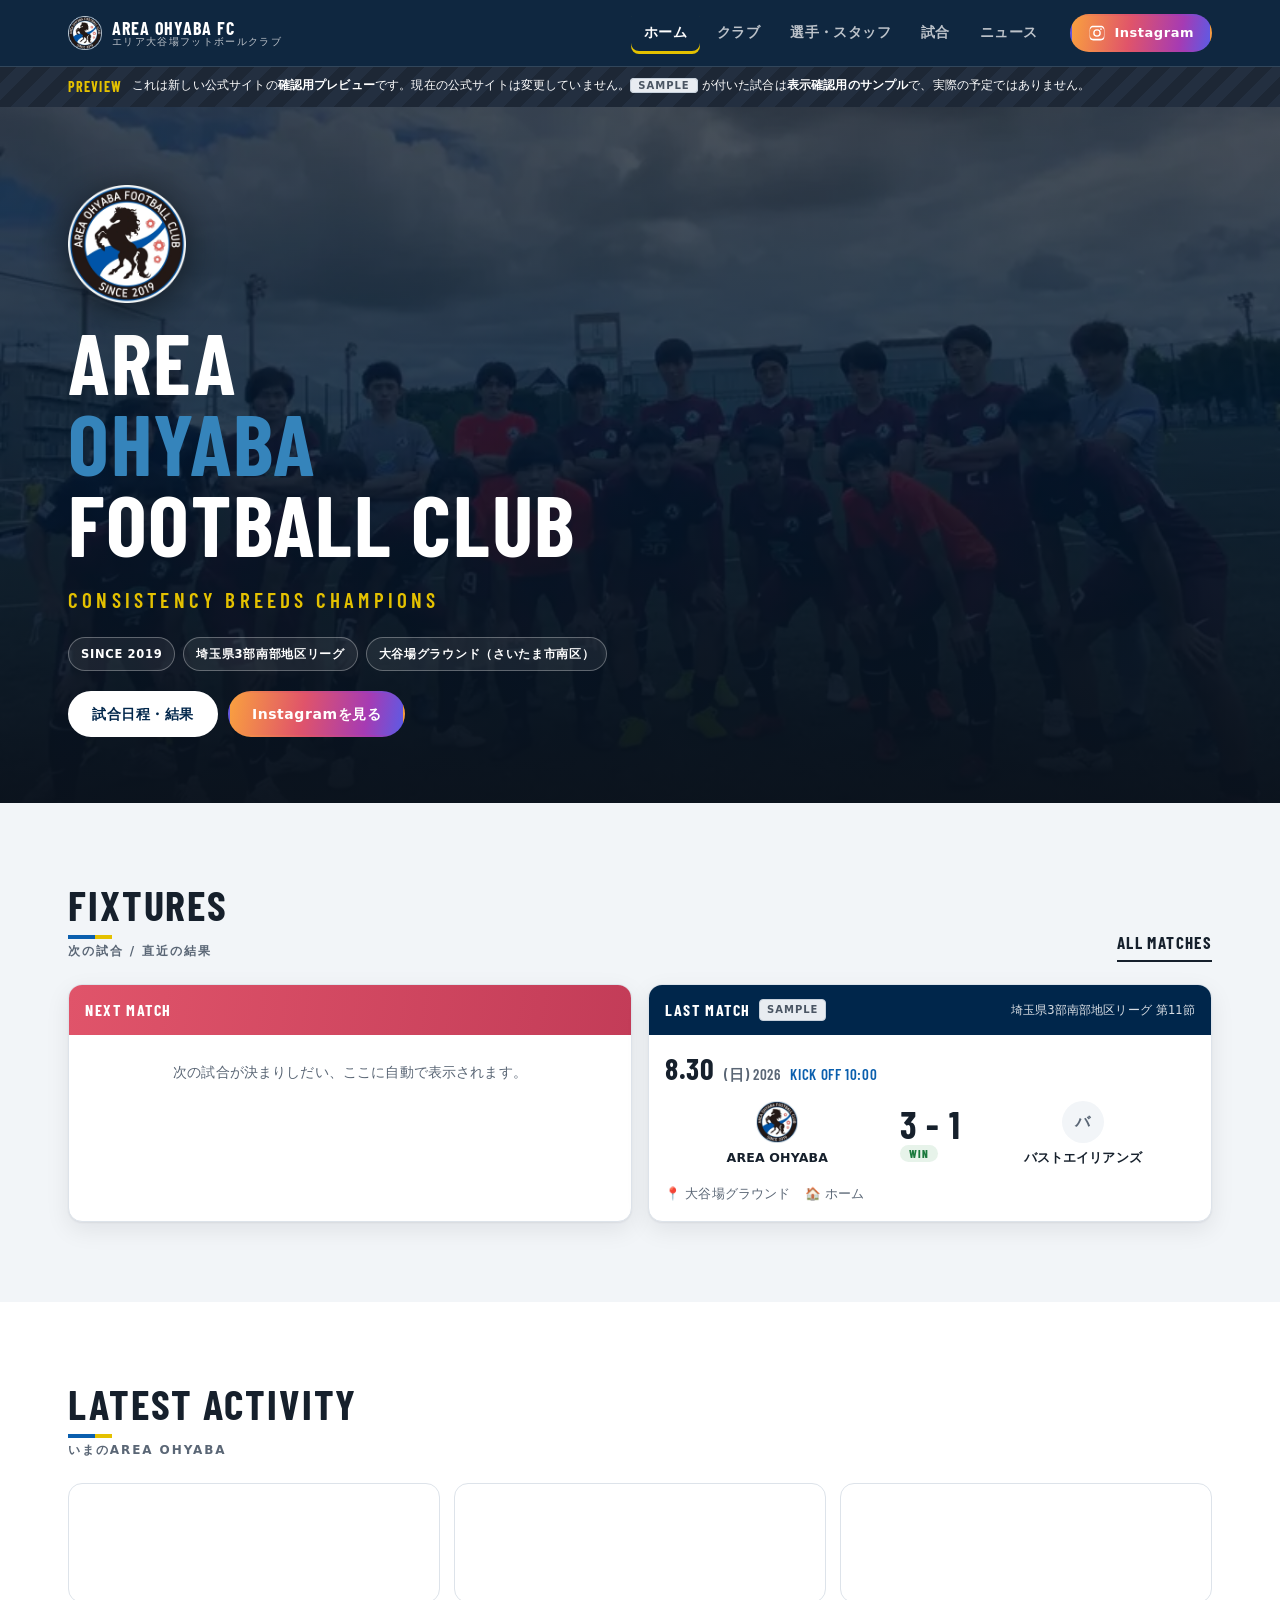
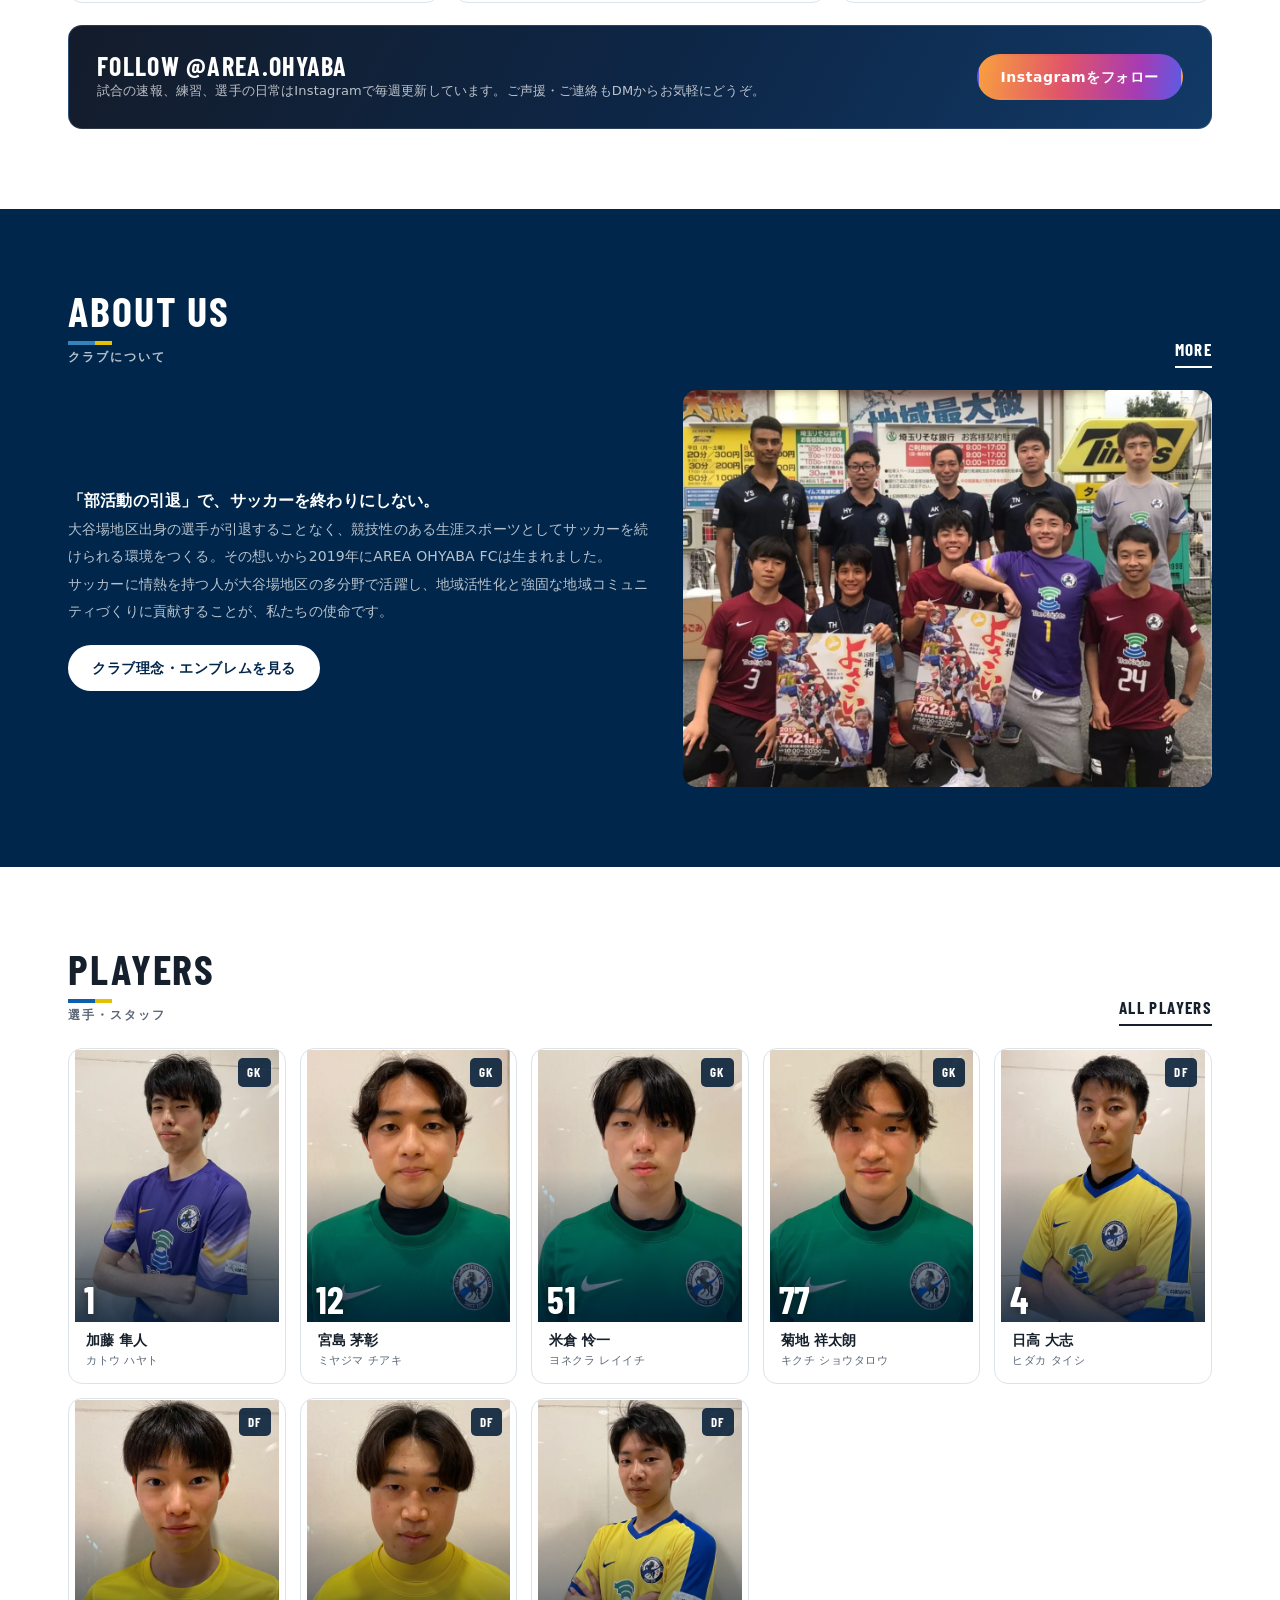
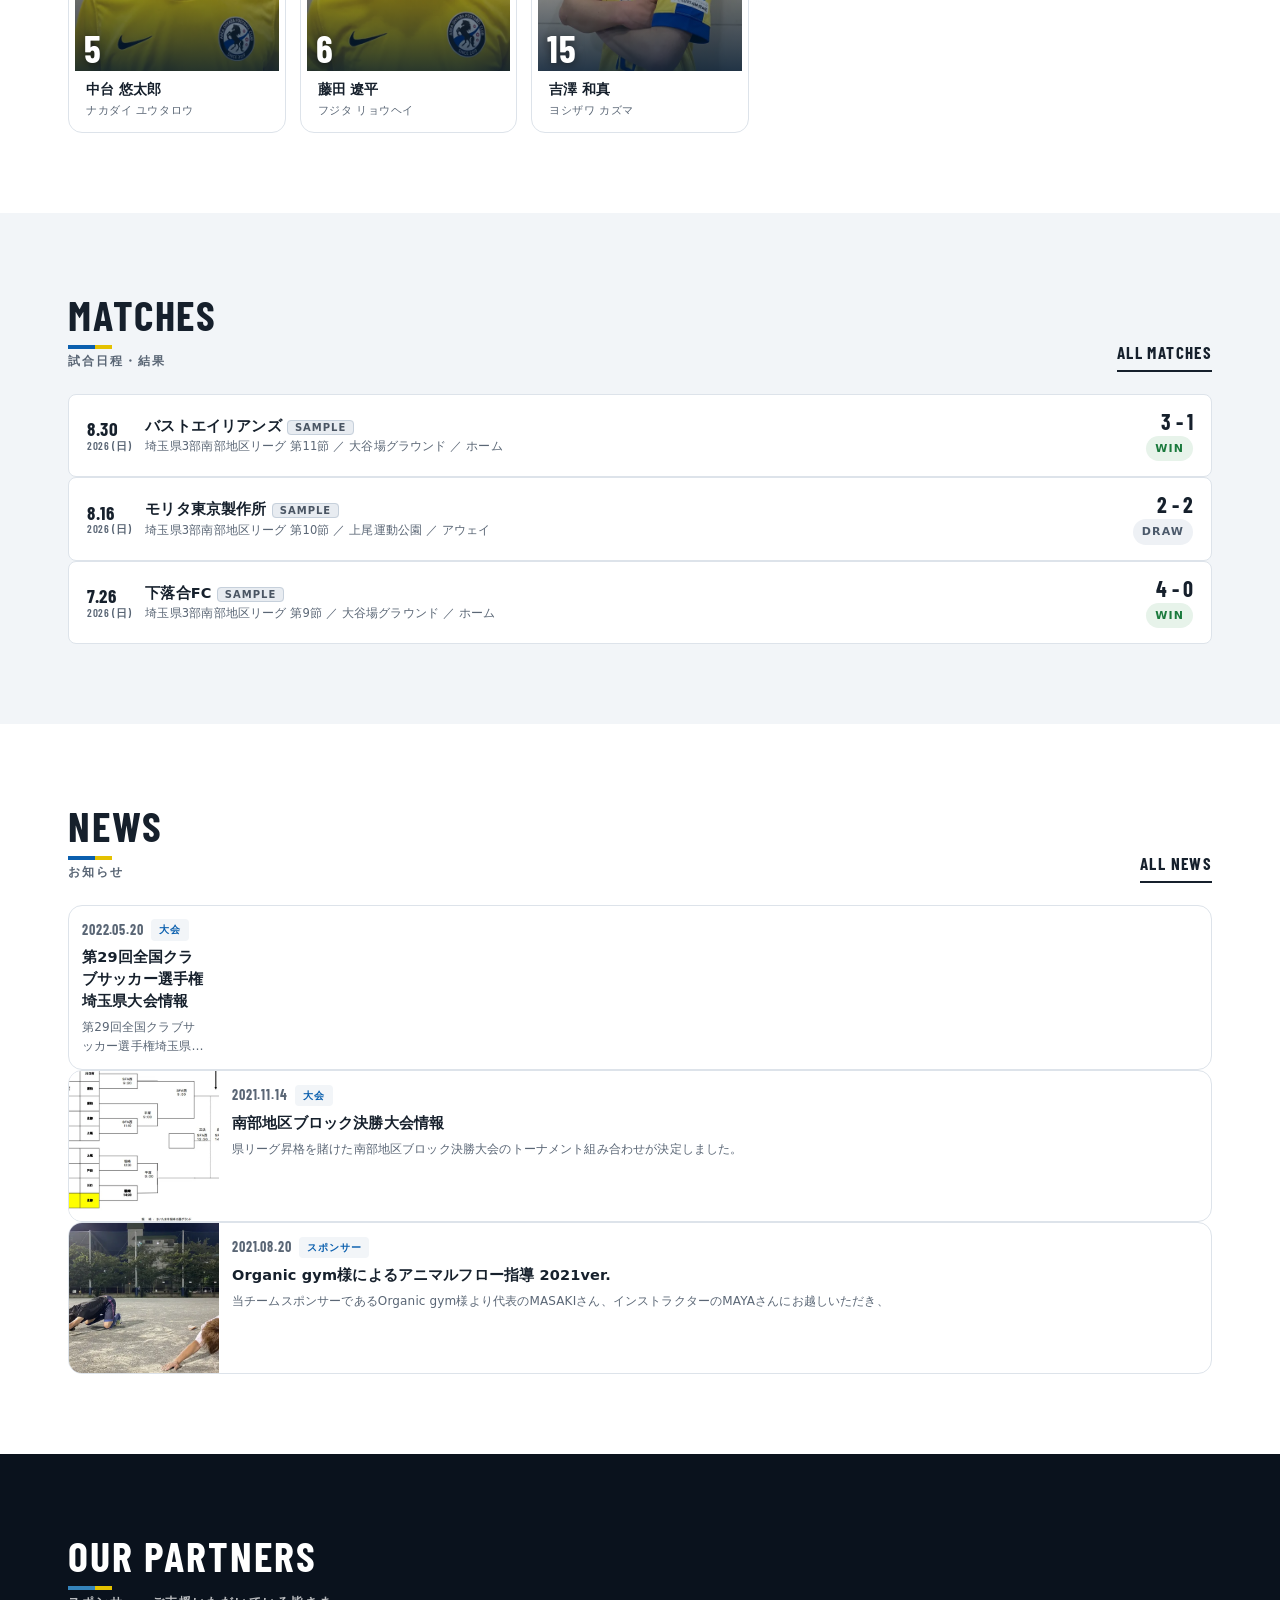
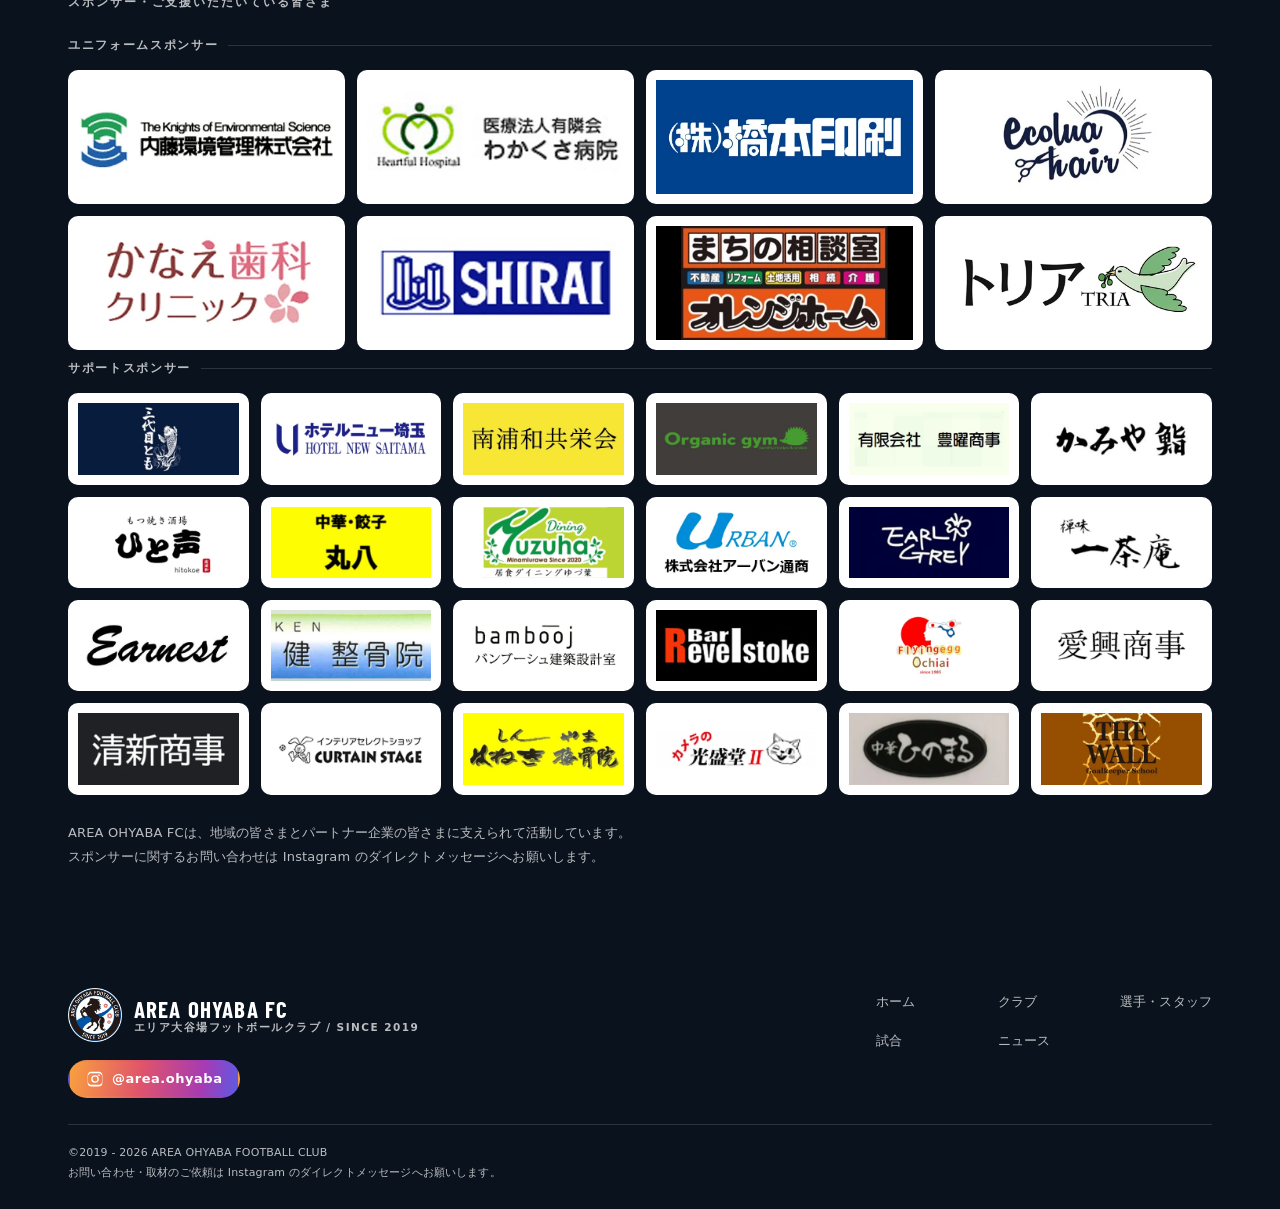
<file: index.html>
<!doctype html>
<html lang="ja">
<head>
<meta charset="utf-8">
<meta name="viewport" content="width=device-width,initial-scale=1,viewport-fit=cover">
<title>AREA OHYABA FC 公式サイト</title>
<meta name="description" content="さいたま市南区・大谷場地区を拠点に活動する社会人サッカークラブ AREA OHYABA FC の公式サイト。次の試合、試合結果、選手・スタッフ、ニュース、パートナー情報。">
<meta name="robots" content="noindex,nofollow"><!-- プレビュー中は検索エンジンに載せない。本番公開時に削除する -->
<link rel="canonical" href="https://taishi16.github.io/area-ohyaba-fc-v2/">
<meta property="og:type" content="website">
<meta property="og:site_name" content="AREA OHYABA FC">
<meta property="og:title" content="AREA OHYABA FC 公式サイト">
<meta property="og:description" content="さいたま市南区・大谷場地区を拠点に活動する社会人サッカークラブ AREA OHYABA FC の公式サイト。次の試合、試合結果、選手・スタッフ、ニュース、パートナー情報。">
<meta property="og:image" content="https://taishi16.github.io/area-ohyaba-fc-v2/assets/img/hero/ogp.jpg">
<meta property="og:url" content="https://taishi16.github.io/area-ohyaba-fc-v2/">
<meta name="twitter:card" content="summary_large_image">
<meta name="theme-color" content="#00264b">
<link rel="icon" href="favicon.png" sizes="32x32">
<link rel="apple-touch-icon" href="assets/img/brand/apple-touch-icon.png">
<link rel="preconnect" href="https://fonts.googleapis.com">
<link rel="preconnect" href="https://fonts.gstatic.com" crossorigin>
<link rel="stylesheet" href="https://fonts.googleapis.com/css2?family=Barlow+Condensed:wght@600;700&display=swap">
<link rel="stylesheet" href="assets/css/style.css">
</head>
<body data-page="home">
<noscript><div class="wrap"><p class="err">このサイトの表示にはJavaScriptが必要です。ブラウザの設定でJavaScriptを有効にしてください。</p></div></noscript>
<main>

  <!-- 01 HERO -->
  <section class="hero">
    <div class="hero__media">
      <picture>
        <source media="(min-width:1200px)" srcset="assets/img/hero/hero-1920.webp" type="image/webp">
        <source media="(min-width:700px)" srcset="assets/img/hero/hero-1280.webp" type="image/webp">
        <source srcset="assets/img/hero/hero-800.webp" type="image/webp">
        <img src="assets/img/hero/hero-1280.jpg" alt="" width="1280" height="720" fetchpriority="high">
      </picture>
    </div>
    <div class="wrap hero__in">
      <img class="hero__emblem" src="assets/img/brand/emblem-512.webp" width="118" height="118" alt="AREA OHYABA FC エンブレム">
      <h1 class="hero__name"><span>Area</span><span class="l2">Ohyaba</span><span>Football Club</span></h1>
      <p class="hero__tag" id="hero-tagline">CONSISTENCY BREEDS CHAMPIONS</p>
      <div class="hero__meta" id="hero-chips"></div>
      <div class="hero__cta">
        <a class="btn btn--on-dark" href="matches.html">試合日程・結果</a>
        <a class="btn btn--ig js-ig-link" href="#" target="_blank" rel="noopener">Instagramを見る</a>
      </div>
    </div>
  </section>

  <!-- 02/03 NEXT MATCH / LAST MATCH -->
  <section class="section section--soft">
    <div class="wrap">
      <div class="shead">
        <div class="shead__t"><h2 class="shead__en">Fixtures</h2><p class="shead__ja">次の試合 / 直近の結果</p></div>
        <a class="more" href="matches.html">All Matches</a>
      </div>
      <div class="fixtures" id="fixtures"><p class="loading">読み込み中…</p></div>
    </div>
  </section>

  <!-- 04 LATEST ACTIVITY -->
  <section class="section">
    <div class="wrap">
      <div class="shead">
        <div class="shead__t"><h2 class="shead__en">Latest Activity</h2><p class="shead__ja">いまのAREA OHYABA</p></div>
      </div>
      <div class="ig-grid" id="activity"><p class="loading">読み込み中…</p></div>
      <div class="ig-cta">
        <div class="ig-cta__body">
          <p class="ig-cta__t">Follow @area.ohyaba</p>
          <p class="ig-cta__d">試合の速報、練習、選手の日常はInstagramで毎週更新しています。ご声援・ご連絡もDMからお気軽にどうぞ。</p>
        </div>
        <a class="btn btn--ig js-ig-link" href="#" target="_blank" rel="noopener">Instagramをフォロー</a>
      </div>
    </div>
  </section>

  <!-- 05 ABOUT / CLUB -->
  <section class="section section--dark">
    <div class="wrap">
      <div class="shead">
        <div class="shead__t"><h2 class="shead__en">About Us</h2><p class="shead__ja">クラブについて</p></div>
        <a class="more" href="club.html">More</a>
      </div>
      <div class="about">
        <div>
          <p class="about__lead">「部活動の引退」で、サッカーを終わりにしない。</p>
          <p class="about__txt">大谷場地区出身の選手が引退することなく、競技性のある生涯スポーツとしてサッカーを続けられる環境をつくる。その想いから2019年にAREA OHYABA FCは生まれました。<br>サッカーに情熱を持つ人が大谷場地区の多分野で活躍し、地域活性化と強固な地域コミュニティづくりに貢献することが、私たちの使命です。</p>
          <p style="margin-top:20px"><a class="btn btn--on-dark" href="club.html">クラブ理念・エンブレムを見る</a></p>
        </div>
        <figure class="about__fig">
          <img src="assets/img/club/community-1200.webp" alt="地域イベントに参加するAREA OHYABA FCの選手たち" loading="lazy" width="1200" height="900">
        </figure>
      </div>
    </div>
  </section>

  <!-- 06 PLAYERS -->
  <section class="section">
    <div class="wrap">
      <div class="shead">
        <div class="shead__t"><h2 class="shead__en">Players</h2><p class="shead__ja">選手・スタッフ</p></div>
        <a class="more" href="players.html">All Players</a>
      </div>
      <div class="pgrid" id="players-preview"></div>
    </div>
  </section>

  <!-- 07 MATCHES -->
  <section class="section section--soft">
    <div class="wrap">
      <div class="shead">
        <div class="shead__t"><h2 class="shead__en">Matches</h2><p class="shead__ja">試合日程・結果</p></div>
        <a class="more" href="matches.html">All Matches</a>
      </div>
      <div id="matches-preview"></div>
    </div>
  </section>

  <!-- 08 NEWS -->
  <section class="section">
    <div class="wrap">
      <div class="shead">
        <div class="shead__t"><h2 class="shead__en">News</h2><p class="shead__ja">お知らせ</p></div>
        <a class="more" href="news.html">All News</a>
      </div>
      <div id="news-preview"></div>
    </div>
  </section>

  <!-- 09 PARTNERS -->
  <section class="section section--ink">
    <div class="wrap">
      <div class="shead">
        <div class="shead__t"><h2 class="shead__en">Our Partners</h2><p class="shead__ja">スポンサー・ご支援いただいている皆さま</p></div>
      </div>
      <div id="sponsors"></div>
      <p style="margin-top:26px;font-size:13px;color:var(--text-inv-2);line-height:1.9">
        AREA OHYABA FCは、地域の皆さまとパートナー企業の皆さまに支えられて活動しています。<br>
        スポンサーに関するお問い合わせは Instagram のダイレクトメッセージへお願いします。</p>
    </div>
  </section>

</main>
<script src="assets/js/config.js"></script>
<script src="assets/js/app.js"></script>
</body>
</html>
</file>
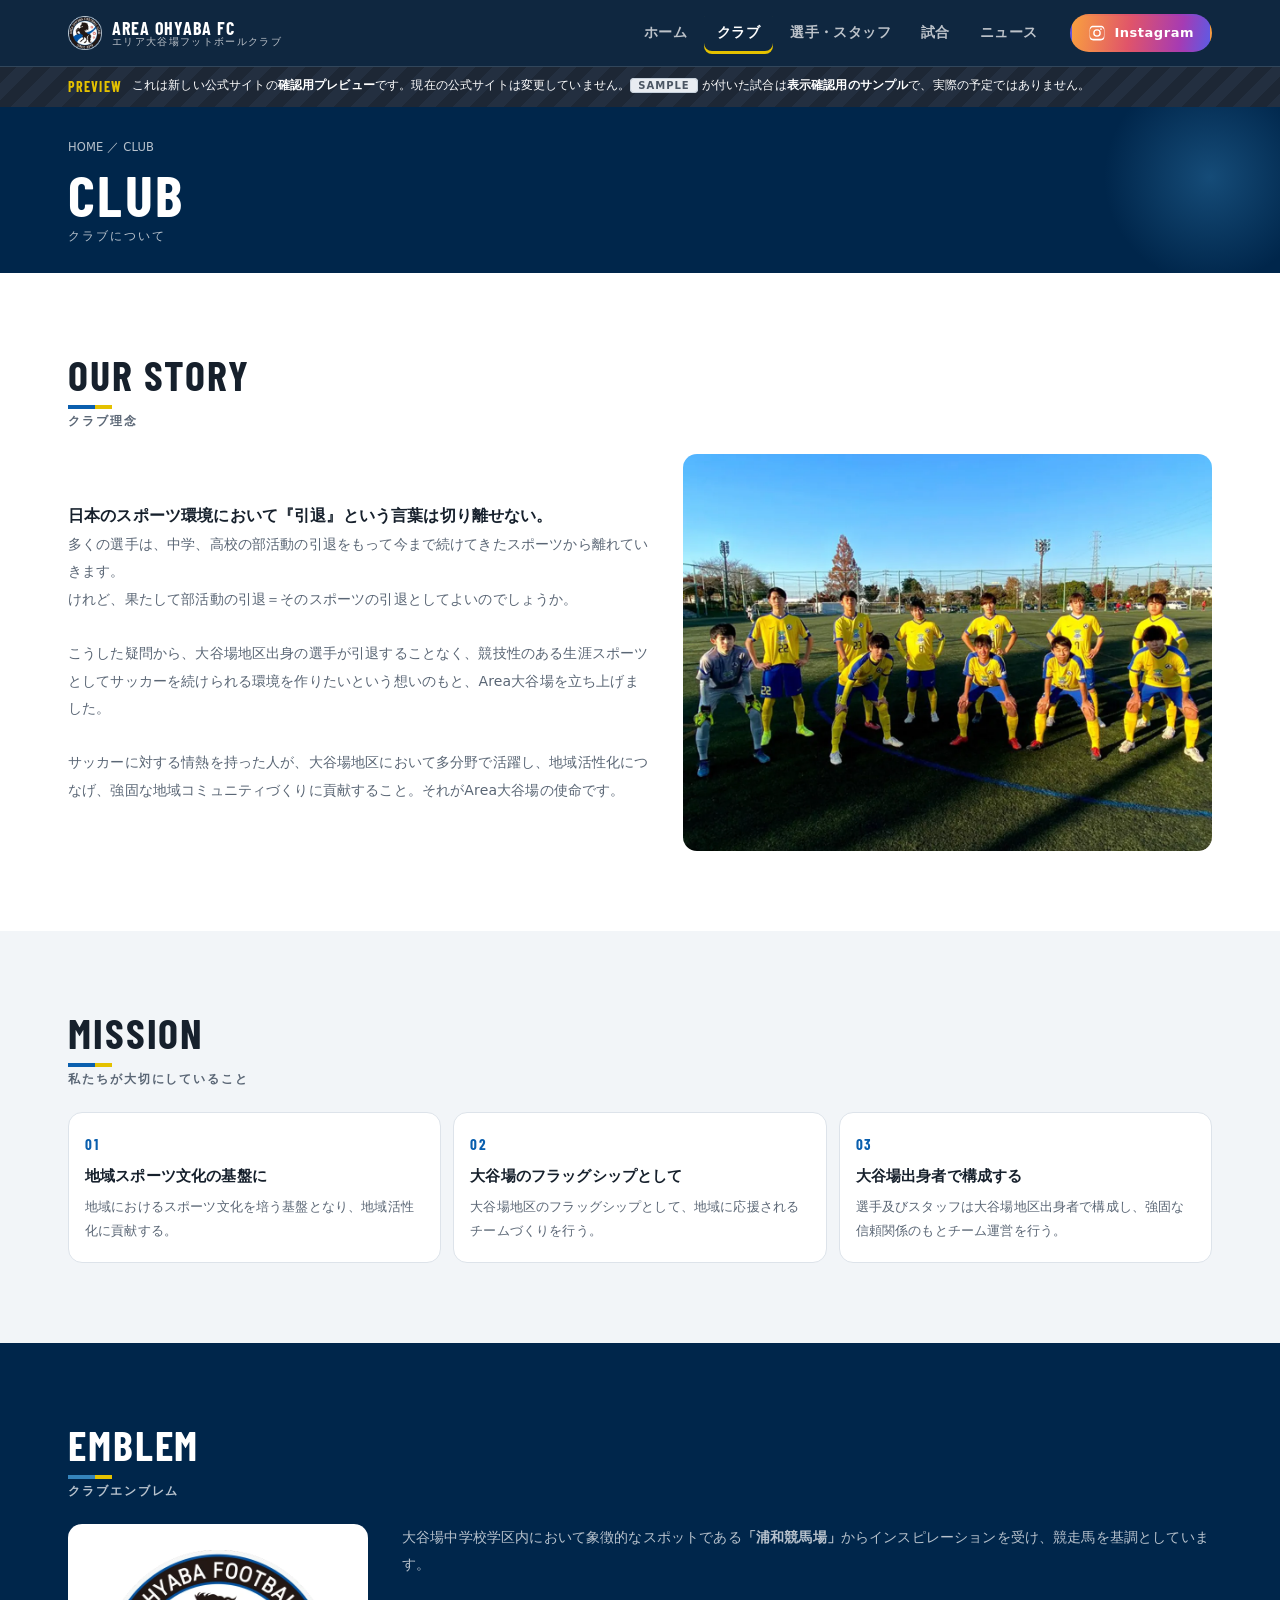
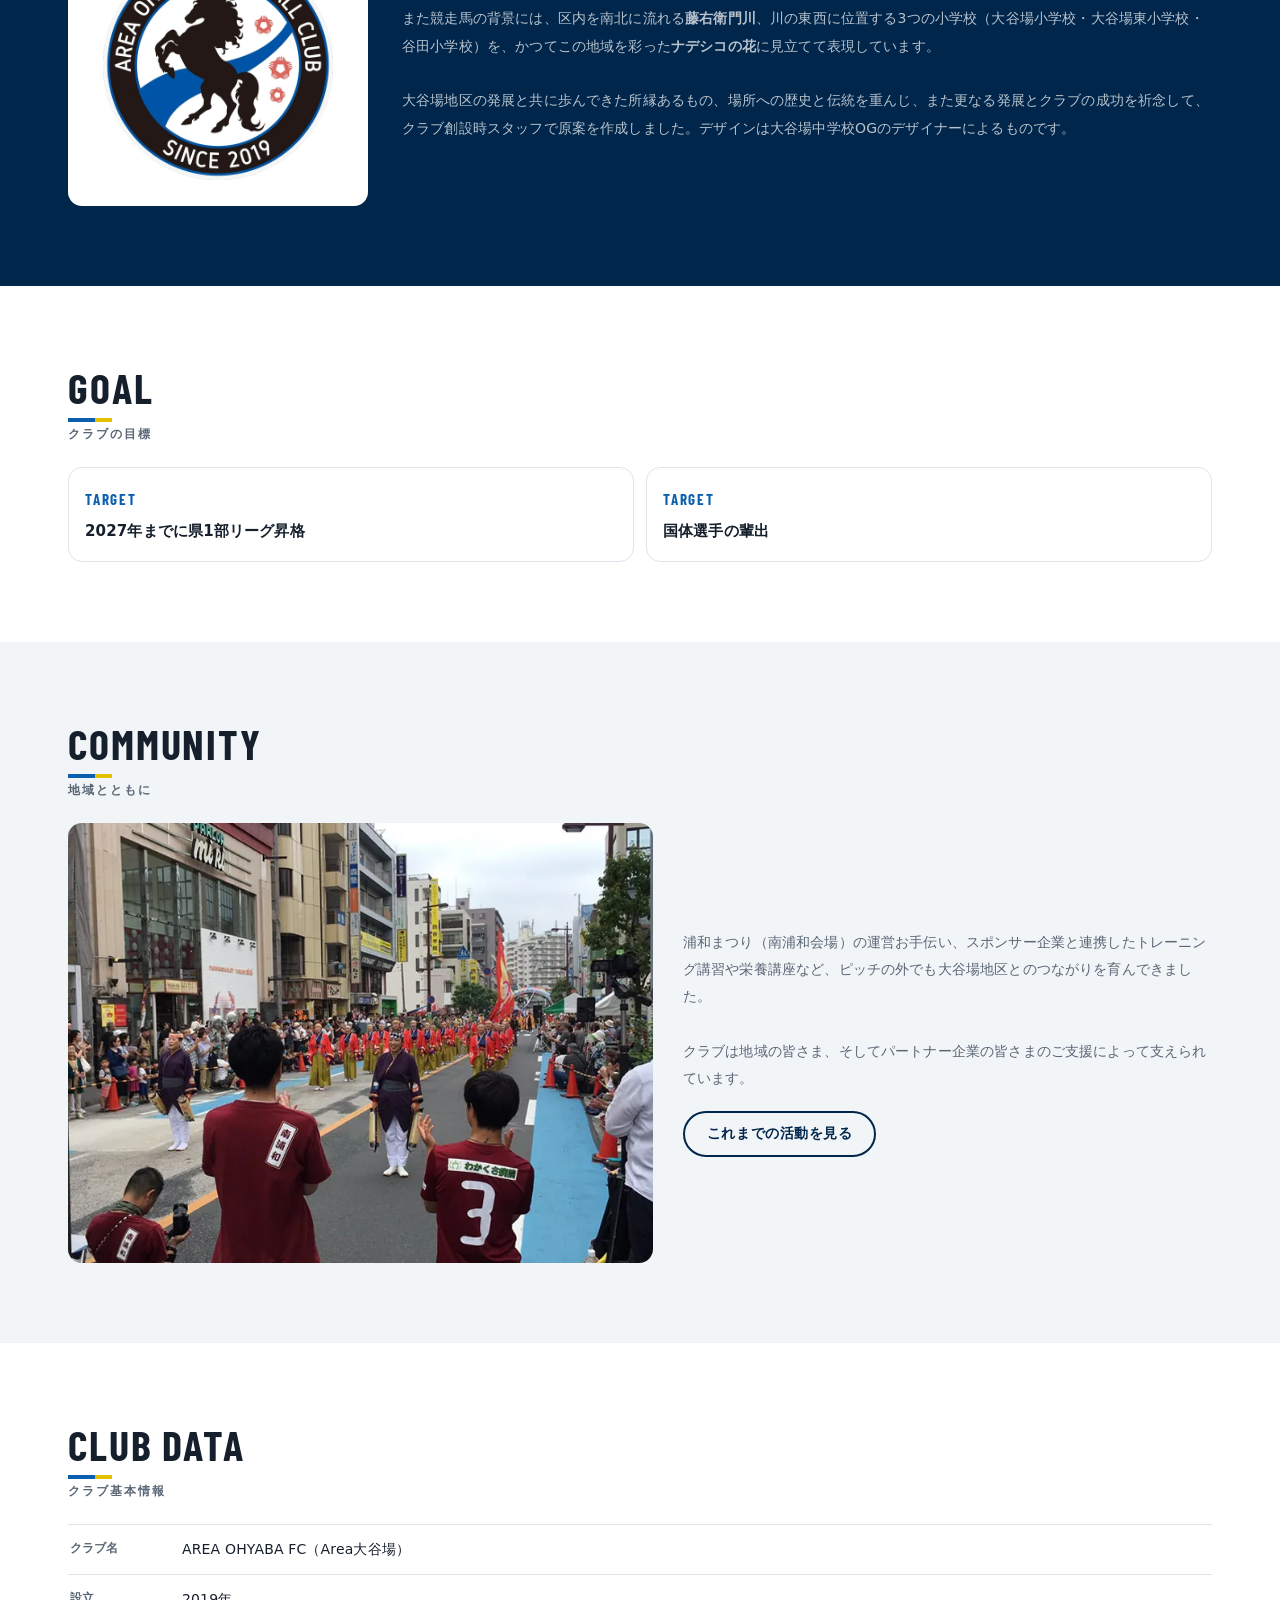
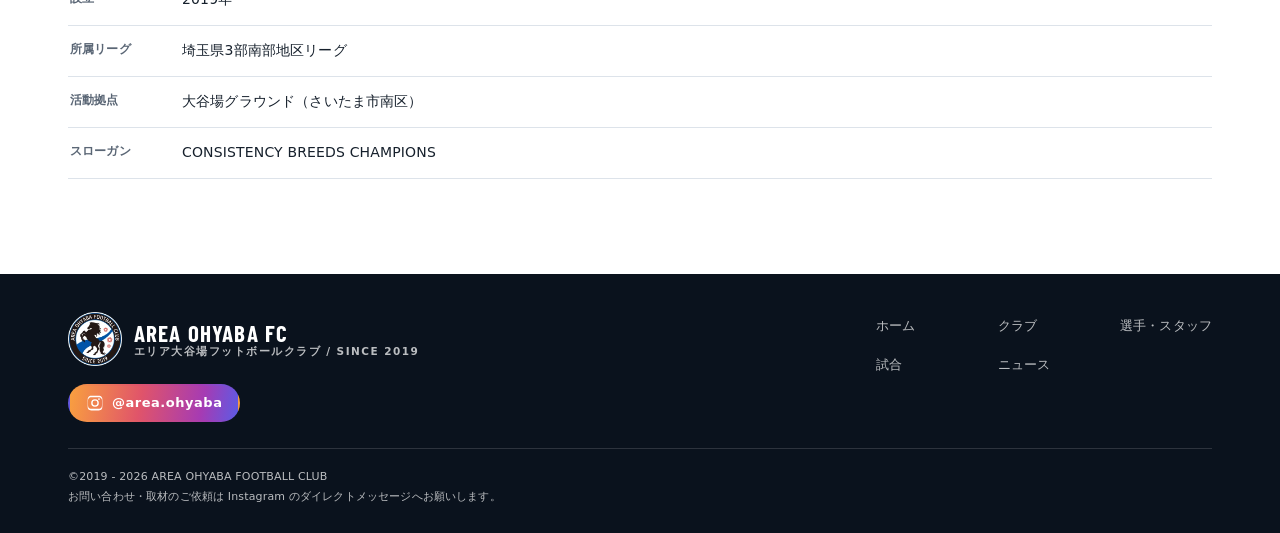
<file: club.html>
<!doctype html>
<html lang="ja">
<head>
<meta charset="utf-8">
<meta name="viewport" content="width=device-width,initial-scale=1,viewport-fit=cover">
<title>クラブについて | AREA OHYABA FC</title>
<meta name="description" content="AREA OHYABA FC のクラブ理念、ミッション、エンブレムの由来、大谷場地区との関わり。2019年設立の社会人サッカークラブです。">
<meta name="robots" content="noindex,nofollow"><!-- プレビュー中は検索エンジンに載せない。本番公開時に削除する -->
<link rel="canonical" href="https://taishi16.github.io/area-ohyaba-fc-v2/club.html">
<meta property="og:type" content="website">
<meta property="og:site_name" content="AREA OHYABA FC">
<meta property="og:title" content="クラブについて | AREA OHYABA FC">
<meta property="og:description" content="AREA OHYABA FC のクラブ理念、ミッション、エンブレムの由来、大谷場地区との関わり。2019年設立の社会人サッカークラブです。">
<meta property="og:image" content="https://taishi16.github.io/area-ohyaba-fc-v2/assets/img/hero/ogp.jpg">
<meta property="og:url" content="https://taishi16.github.io/area-ohyaba-fc-v2/club.html">
<meta name="twitter:card" content="summary_large_image">
<meta name="theme-color" content="#00264b">
<link rel="icon" href="favicon.png" sizes="32x32">
<link rel="apple-touch-icon" href="assets/img/brand/apple-touch-icon.png">
<link rel="preconnect" href="https://fonts.googleapis.com">
<link rel="preconnect" href="https://fonts.gstatic.com" crossorigin>
<link rel="stylesheet" href="https://fonts.googleapis.com/css2?family=Barlow+Condensed:wght@600;700&display=swap">
<link rel="stylesheet" href="assets/css/style.css">
</head>
<body data-page="club">
<noscript><div class="wrap"><p class="err">このサイトの表示にはJavaScriptが必要です。ブラウザの設定でJavaScriptを有効にしてください。</p></div></noscript>
<main>
  <section class="phead">
    <div class="wrap phead__in">
      <p class="crumb"><a href="index.html">HOME</a> ／ CLUB</p>
      <h1 class="phead__en">Club</h1>
      <p class="phead__ja">クラブについて</p>
    </div>
  </section>
  <section class="section">
    <div class="wrap">
      <div class="shead"><div class="shead__t"><h2 class="shead__en">Our Story</h2><p class="shead__ja">クラブ理念</p></div></div>
      <div class="about">
        <div>
          <p class="about__lead">日本のスポーツ環境において『引退』という言葉は切り離せない。</p>
          <p class="about__txt">多くの選手は、中学、高校の部活動の引退をもって今まで続けてきたスポーツから離れていきます。<br>
          けれど、果たして部活動の引退＝そのスポーツの引退としてよいのでしょうか。<br><br>
          こうした疑問から、大谷場地区出身の選手が引退することなく、競技性のある生涯スポーツとしてサッカーを続けられる環境を作りたいという想いのもと、Area大谷場を立ち上げました。<br><br>
          サッカーに対する情熱を持った人が、大谷場地区において多分野で活躍し、地域活性化につなげ、強固な地域コミュニティづくりに貢献すること。それがArea大谷場の使命です。</p>
        </div>
        <figure class="about__fig"><img src="assets/img/club/team-1200.webp" alt="AREA OHYABA FC の選手たち" loading="lazy" width="1200" height="900"></figure>
      </div>
    </div>
  </section>

  <section class="section section--soft">
    <div class="wrap">
      <div class="shead"><div class="shead__t"><h2 class="shead__en">Mission</h2><p class="shead__ja">私たちが大切にしていること</p></div></div>
      <div class="vgrid">
        <div class="vitem"><p class="vitem__n">01</p><p class="vitem__t">地域スポーツ文化の基盤に</p>
          <p class="vitem__d">地域におけるスポーツ文化を培う基盤となり、地域活性化に貢献する。</p></div>
        <div class="vitem"><p class="vitem__n">02</p><p class="vitem__t">大谷場のフラッグシップとして</p>
          <p class="vitem__d">大谷場地区のフラッグシップとして、地域に応援されるチームづくりを行う。</p></div>
        <div class="vitem"><p class="vitem__n">03</p><p class="vitem__t">大谷場出身者で構成する</p>
          <p class="vitem__d">選手及びスタッフは大谷場地区出身者で構成し、強固な信頼関係のもとチーム運営を行う。</p></div>
      </div>
    </div>
  </section>

  <section class="section section--dark">
    <div class="wrap">
      <div class="shead"><div class="shead__t"><h2 class="shead__en">Emblem</h2><p class="shead__ja">クラブエンブレム</p></div></div>
      <div class="emblem-block">
        <div class="emblem-block__img"><img src="assets/img/brand/emblem-512.webp" alt="AREA OHYABA FC のクラブエンブレム" width="512" height="512" loading="lazy"></div>
        <div>
          <p class="about__txt">大谷場中学校学区内において象徴的なスポットである<strong>「浦和競馬場」</strong>からインスピレーションを受け、競走馬を基調としています。<br><br>
          また競走馬の背景には、区内を南北に流れる<strong>藤右衛門川</strong>、川の東西に位置する3つの小学校（大谷場小学校・大谷場東小学校・谷田小学校）を、かつてこの地域を彩った<strong>ナデシコの花</strong>に見立てて表現しています。<br><br>
          大谷場地区の発展と共に歩んできた所縁あるもの、場所への歴史と伝統を重んじ、また更なる発展とクラブの成功を祈念して、クラブ創設時スタッフで原案を作成しました。デザインは大谷場中学校OGのデザイナーによるものです。</p>
        </div>
      </div>
    </div>
  </section>

  <section class="section">
    <div class="wrap">
      <div class="shead"><div class="shead__t"><h2 class="shead__en">Goal</h2><p class="shead__ja">クラブの目標</p></div></div>
      <div class="vgrid" style="grid-template-columns:repeat(auto-fit,minmax(220px,1fr))">
        <div class="vitem"><p class="vitem__n">TARGET</p><p class="vitem__t">2027年までに県1部リーグ昇格</p></div>
        <div class="vitem"><p class="vitem__n">TARGET</p><p class="vitem__t">国体選手の輩出</p></div>
      </div>
    </div>
  </section>

  <section class="section section--soft">
    <div class="wrap">
      <div class="shead"><div class="shead__t"><h2 class="shead__en">Community</h2><p class="shead__ja">地域とともに</p></div></div>
      <div class="about">
        <figure class="about__fig"><img src="assets/img/club/matsuri-1200.webp" alt="浦和まつり（南浦和会場）の運営を手伝う選手たち" loading="lazy" width="726" height="546"></figure>
        <div>
          <p class="about__txt">浦和まつり（南浦和会場）の運営お手伝い、スポンサー企業と連携したトレーニング講習や栄養講座など、ピッチの外でも大谷場地区とのつながりを育んできました。<br><br>
          クラブは地域の皆さま、そしてパートナー企業の皆さまのご支援によって支えられています。</p>
          <p style="margin-top:18px"><a class="btn btn--ghost" href="news.html">これまでの活動を見る</a></p>
        </div>
      </div>
    </div>
  </section>

  <section class="section section--tight">
    <div class="wrap">
      <div class="shead"><div class="shead__t"><h2 class="shead__en">Club Data</h2><p class="shead__ja">クラブ基本情報</p></div></div>
      <dl class="facts" id="club-facts"></dl>
    </div>
  </section>
</main>
<script src="assets/js/config.js"></script>
<script src="assets/js/app.js"></script>
</body>
</html>
</file>
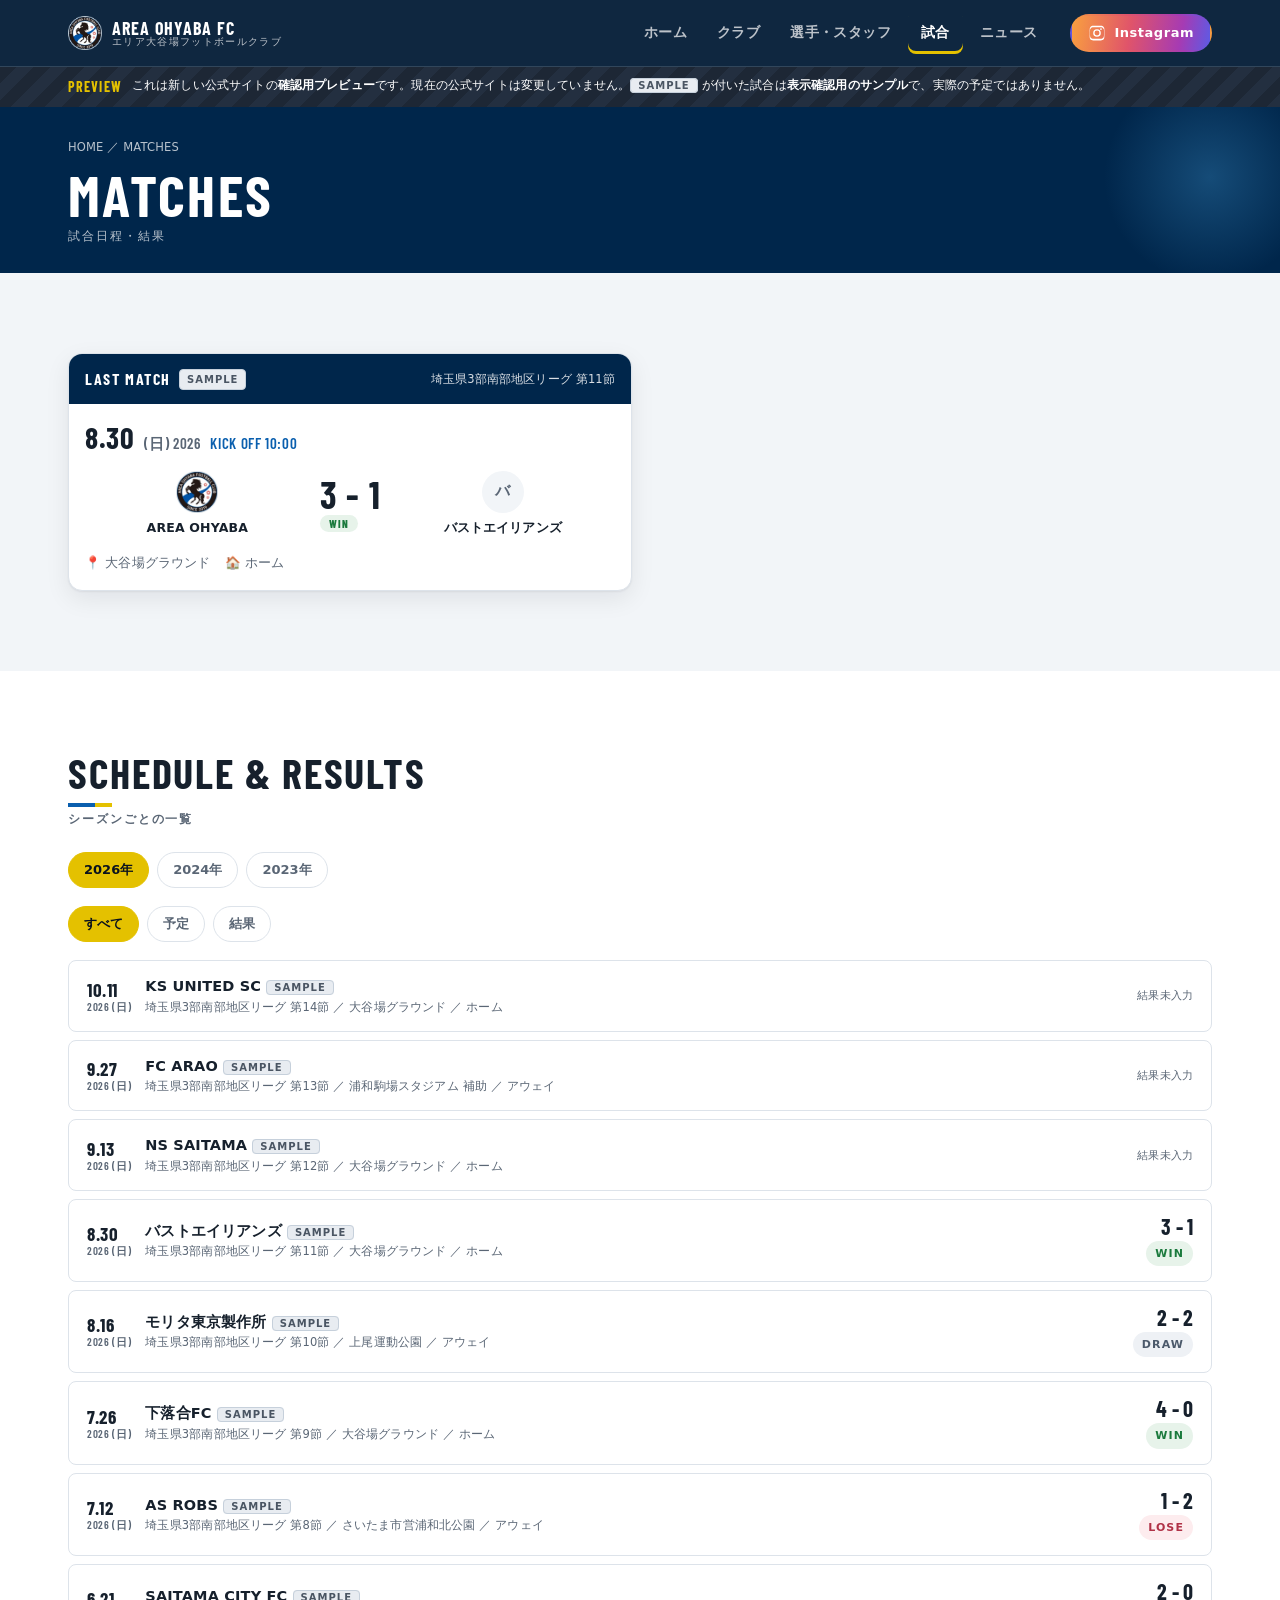
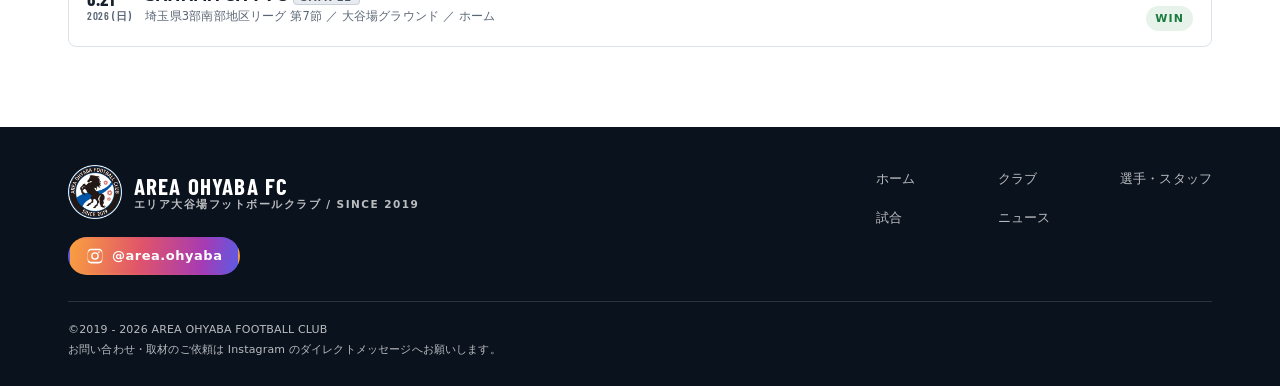
<file: matches.html>
<!doctype html>
<html lang="ja">
<head>
<meta charset="utf-8">
<meta name="viewport" content="width=device-width,initial-scale=1,viewport-fit=cover">
<title>試合日程・結果 | AREA OHYABA FC</title>
<meta name="description" content="AREA OHYABA FC の次の試合、試合結果、シーズンごとの日程一覧。">
<meta name="robots" content="noindex,nofollow"><!-- プレビュー中は検索エンジンに載せない。本番公開時に削除する -->
<link rel="canonical" href="https://taishi16.github.io/area-ohyaba-fc-v2/matches.html">
<meta property="og:type" content="website">
<meta property="og:site_name" content="AREA OHYABA FC">
<meta property="og:title" content="試合日程・結果 | AREA OHYABA FC">
<meta property="og:description" content="AREA OHYABA FC の次の試合、試合結果、シーズンごとの日程一覧。">
<meta property="og:image" content="https://taishi16.github.io/area-ohyaba-fc-v2/assets/img/hero/ogp.jpg">
<meta property="og:url" content="https://taishi16.github.io/area-ohyaba-fc-v2/matches.html">
<meta name="twitter:card" content="summary_large_image">
<meta name="theme-color" content="#00264b">
<link rel="icon" href="favicon.png" sizes="32x32">
<link rel="apple-touch-icon" href="assets/img/brand/apple-touch-icon.png">
<link rel="preconnect" href="https://fonts.googleapis.com">
<link rel="preconnect" href="https://fonts.gstatic.com" crossorigin>
<link rel="stylesheet" href="https://fonts.googleapis.com/css2?family=Barlow+Condensed:wght@600;700&display=swap">
<link rel="stylesheet" href="assets/css/style.css">
</head>
<body data-page="matches">
<noscript><div class="wrap"><p class="err">このサイトの表示にはJavaScriptが必要です。ブラウザの設定でJavaScriptを有効にしてください。</p></div></noscript>
<main>
  <section class="phead">
    <div class="wrap phead__in">
      <p class="crumb"><a href="index.html">HOME</a> ／ MATCHES</p>
      <h1 class="phead__en">Matches</h1>
      <p class="phead__ja">試合日程・結果</p>
    </div>
  </section>
  <section class="section section--soft">
    <div class="wrap">
      <div class="fixtures" id="fixtures"><p class="loading">読み込み中…</p></div>
    </div>
  </section>
  <section class="section">
    <div class="wrap">
      <div class="shead"><div class="shead__t"><h2 class="shead__en">Schedule &amp; Results</h2><p class="shead__ja">シーズンごとの一覧</p></div></div>
      <div id="filters"></div>
      <div id="match-list"></div>
    </div>
  </section>
</main>
<script src="assets/js/config.js"></script>
<script src="assets/js/app.js"></script>
</body>
</html>
</file>
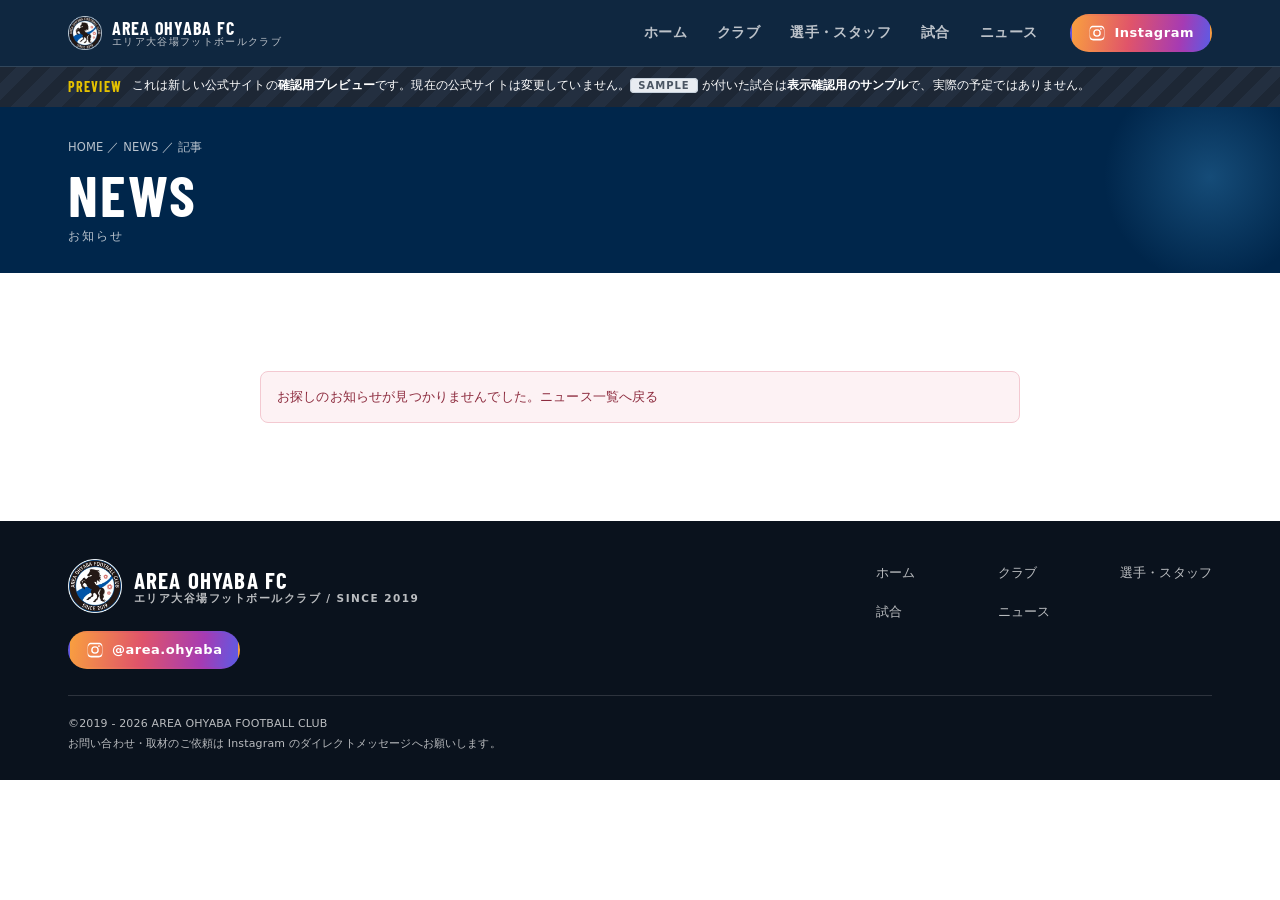
<file: news-detail.html>
<!doctype html>
<html lang="ja">
<head>
<meta charset="utf-8">
<meta name="viewport" content="width=device-width,initial-scale=1,viewport-fit=cover">
<title>お知らせ | AREA OHYABA FC</title>
<meta name="description" content="AREA OHYABA FC からのお知らせ。">
<meta name="robots" content="noindex,nofollow"><!-- プレビュー中は検索エンジンに載せない。本番公開時に削除する -->
<link rel="canonical" href="https://taishi16.github.io/area-ohyaba-fc-v2/news-detail.html">
<meta property="og:type" content="website">
<meta property="og:site_name" content="AREA OHYABA FC">
<meta property="og:title" content="お知らせ | AREA OHYABA FC">
<meta property="og:description" content="AREA OHYABA FC からのお知らせ。">
<meta property="og:image" content="https://taishi16.github.io/area-ohyaba-fc-v2/assets/img/hero/ogp.jpg">
<meta property="og:url" content="https://taishi16.github.io/area-ohyaba-fc-v2/news-detail.html">
<meta name="twitter:card" content="summary_large_image">
<meta name="theme-color" content="#00264b">
<link rel="icon" href="favicon.png" sizes="32x32">
<link rel="apple-touch-icon" href="assets/img/brand/apple-touch-icon.png">
<link rel="preconnect" href="https://fonts.googleapis.com">
<link rel="preconnect" href="https://fonts.gstatic.com" crossorigin>
<link rel="stylesheet" href="https://fonts.googleapis.com/css2?family=Barlow+Condensed:wght@600;700&display=swap">
<link rel="stylesheet" href="assets/css/style.css">
</head>
<body data-page="news-detail">
<noscript><div class="wrap"><p class="err">このサイトの表示にはJavaScriptが必要です。ブラウザの設定でJavaScriptを有効にしてください。</p></div></noscript>
<main>
  <section class="phead">
    <div class="wrap phead__in">
      <p class="crumb"><a href="index.html">HOME</a> ／ <a href="news.html">NEWS</a> ／ 記事</p>
      <h1 class="phead__en">News</h1>
      <p class="phead__ja">お知らせ</p>
    </div>
  </section>
  <section class="section">
    <div class="wrap"><div class="article" id="article"><p class="loading">読み込み中…</p></div></div>
  </section>
</main>
<script src="assets/js/config.js"></script>
<script src="assets/js/app.js"></script>
</body>
</html>
</file>
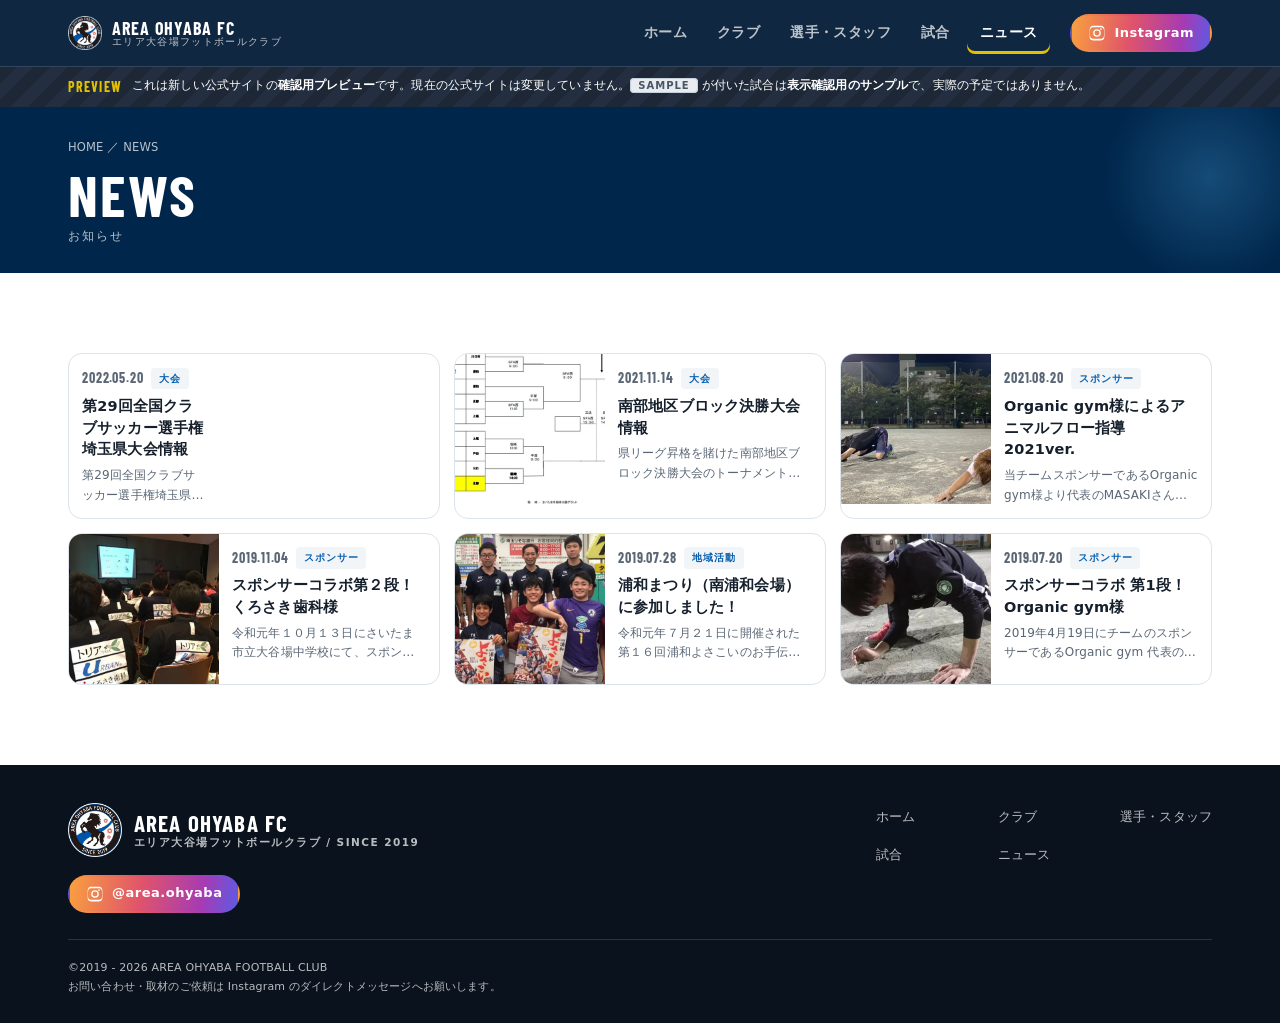
<file: news.html>
<!doctype html>
<html lang="ja">
<head>
<meta charset="utf-8">
<meta name="viewport" content="width=device-width,initial-scale=1,viewport-fit=cover">
<title>ニュース | AREA OHYABA FC</title>
<meta name="description" content="AREA OHYABA FC からのお知らせ。大会情報、スポンサー、地域活動など。">
<meta name="robots" content="noindex,nofollow"><!-- プレビュー中は検索エンジンに載せない。本番公開時に削除する -->
<link rel="canonical" href="https://taishi16.github.io/area-ohyaba-fc-v2/news.html">
<meta property="og:type" content="website">
<meta property="og:site_name" content="AREA OHYABA FC">
<meta property="og:title" content="ニュース | AREA OHYABA FC">
<meta property="og:description" content="AREA OHYABA FC からのお知らせ。大会情報、スポンサー、地域活動など。">
<meta property="og:image" content="https://taishi16.github.io/area-ohyaba-fc-v2/assets/img/hero/ogp.jpg">
<meta property="og:url" content="https://taishi16.github.io/area-ohyaba-fc-v2/news.html">
<meta name="twitter:card" content="summary_large_image">
<meta name="theme-color" content="#00264b">
<link rel="icon" href="favicon.png" sizes="32x32">
<link rel="apple-touch-icon" href="assets/img/brand/apple-touch-icon.png">
<link rel="preconnect" href="https://fonts.googleapis.com">
<link rel="preconnect" href="https://fonts.gstatic.com" crossorigin>
<link rel="stylesheet" href="https://fonts.googleapis.com/css2?family=Barlow+Condensed:wght@600;700&display=swap">
<link rel="stylesheet" href="assets/css/style.css">
</head>
<body data-page="news">
<noscript><div class="wrap"><p class="err">このサイトの表示にはJavaScriptが必要です。ブラウザの設定でJavaScriptを有効にしてください。</p></div></noscript>
<main>
  <section class="phead">
    <div class="wrap phead__in">
      <p class="crumb"><a href="index.html">HOME</a> ／ NEWS</p>
      <h1 class="phead__en">News</h1>
      <p class="phead__ja">お知らせ</p>
    </div>
  </section>
  <section class="section">
    <div class="wrap">
      <div id="news-list"><p class="loading">読み込み中…</p></div>
    </div>
  </section>
</main>
<script src="assets/js/config.js"></script>
<script src="assets/js/app.js"></script>
</body>
</html>
</file>
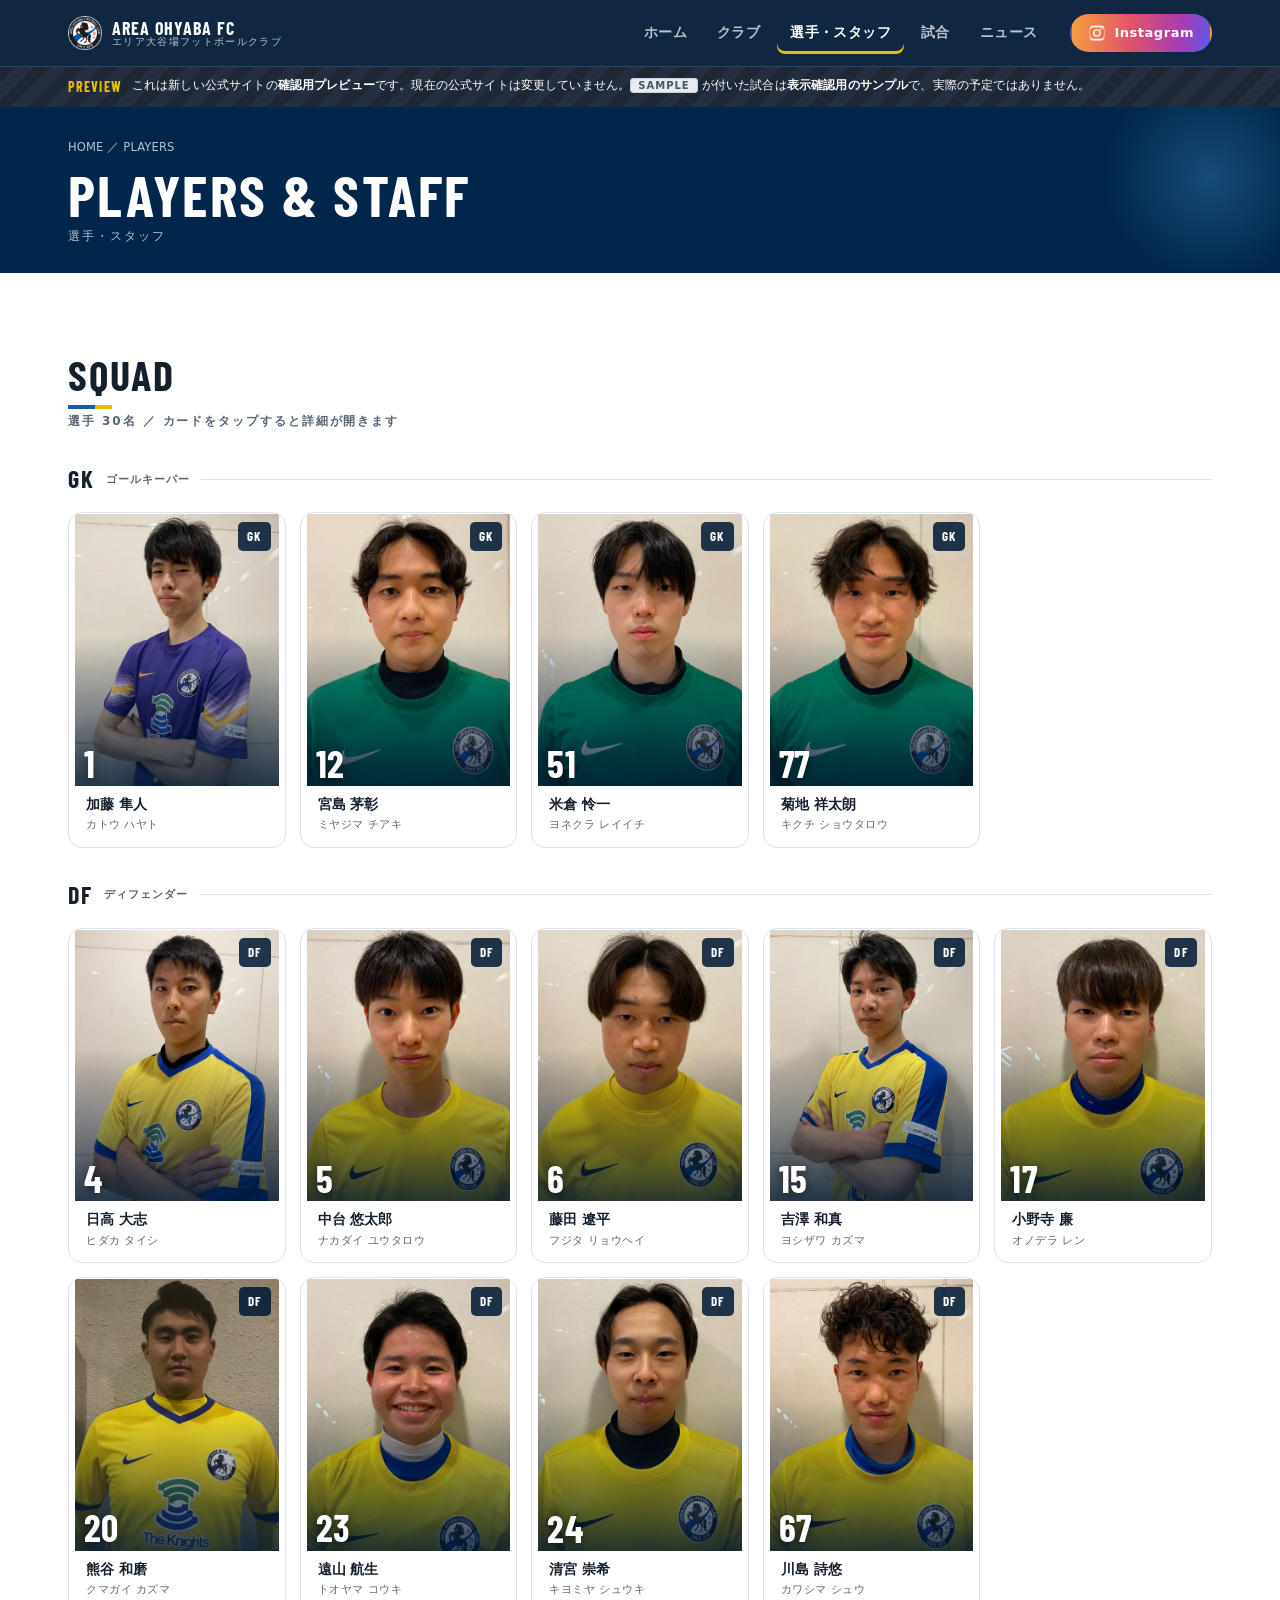
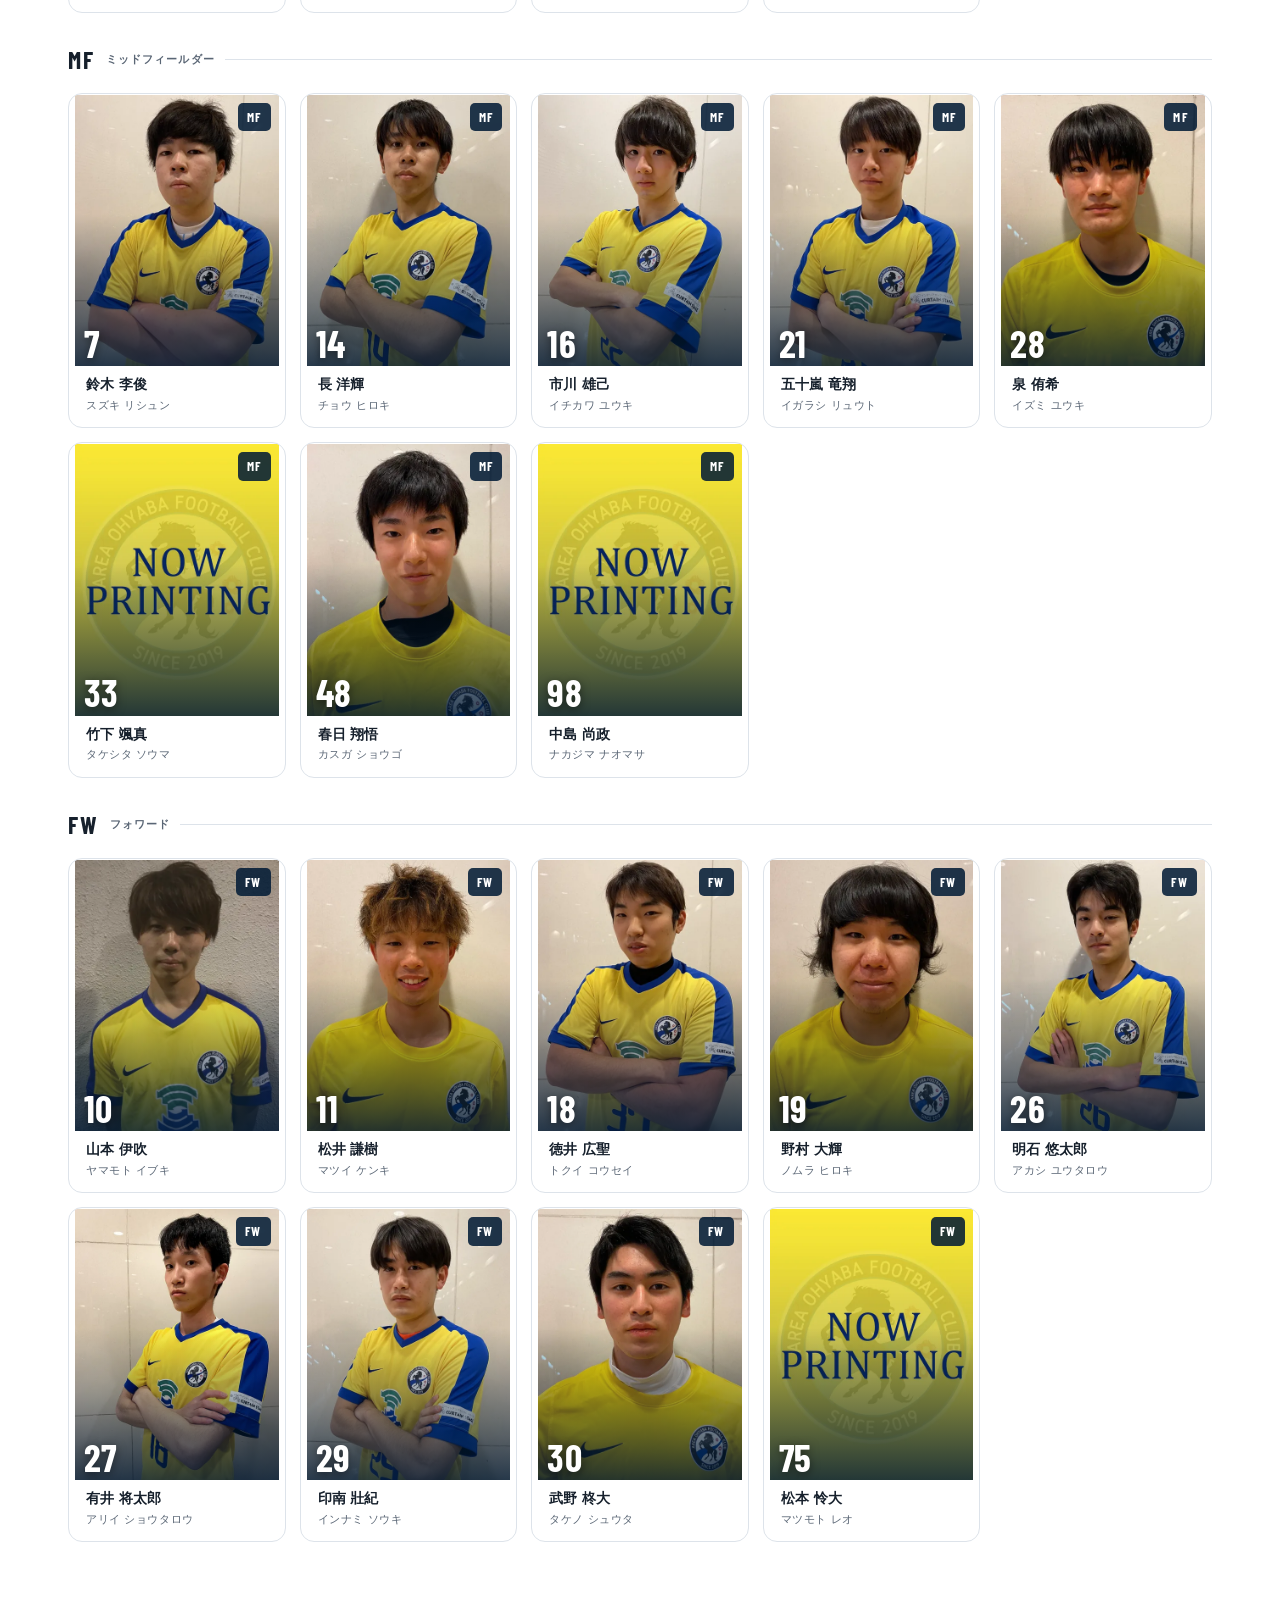
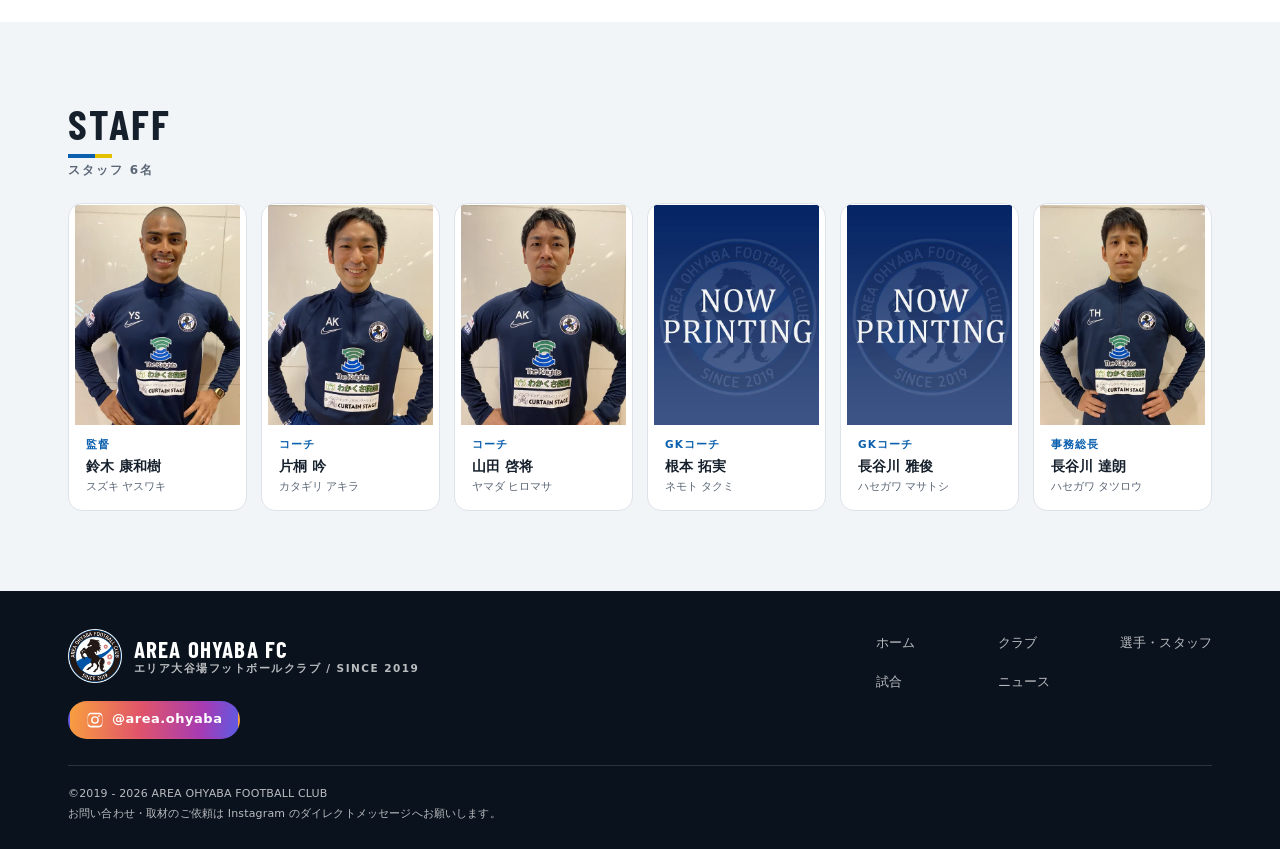
<file: players.html>
<!doctype html>
<html lang="ja">
<head>
<meta charset="utf-8">
<meta name="viewport" content="width=device-width,initial-scale=1,viewport-fit=cover">
<title>選手・スタッフ | AREA OHYABA FC</title>
<meta name="description" content="AREA OHYABA FC の選手・スタッフ紹介。背番号、ポジション、プロフィール。">
<meta name="robots" content="noindex,nofollow"><!-- プレビュー中は検索エンジンに載せない。本番公開時に削除する -->
<link rel="canonical" href="https://taishi16.github.io/area-ohyaba-fc-v2/players.html">
<meta property="og:type" content="website">
<meta property="og:site_name" content="AREA OHYABA FC">
<meta property="og:title" content="選手・スタッフ | AREA OHYABA FC">
<meta property="og:description" content="AREA OHYABA FC の選手・スタッフ紹介。背番号、ポジション、プロフィール。">
<meta property="og:image" content="https://taishi16.github.io/area-ohyaba-fc-v2/assets/img/hero/ogp.jpg">
<meta property="og:url" content="https://taishi16.github.io/area-ohyaba-fc-v2/players.html">
<meta name="twitter:card" content="summary_large_image">
<meta name="theme-color" content="#00264b">
<link rel="icon" href="favicon.png" sizes="32x32">
<link rel="apple-touch-icon" href="assets/img/brand/apple-touch-icon.png">
<link rel="preconnect" href="https://fonts.googleapis.com">
<link rel="preconnect" href="https://fonts.gstatic.com" crossorigin>
<link rel="stylesheet" href="https://fonts.googleapis.com/css2?family=Barlow+Condensed:wght@600;700&display=swap">
<link rel="stylesheet" href="assets/css/style.css">
</head>
<body data-page="players">
<noscript><div class="wrap"><p class="err">このサイトの表示にはJavaScriptが必要です。ブラウザの設定でJavaScriptを有効にしてください。</p></div></noscript>
<main>
  <section class="phead">
    <div class="wrap phead__in">
      <p class="crumb"><a href="index.html">HOME</a> ／ PLAYERS</p>
      <h1 class="phead__en">Players &amp; Staff</h1>
      <p class="phead__ja">選手・スタッフ</p>
    </div>
  </section>
  <section class="section">
    <div class="wrap">
      <div class="shead">
        <div class="shead__t"><h2 class="shead__en">Squad</h2><p class="shead__ja">選手 <span id="players-count">-</span>名 ／ カードをタップすると詳細が開きます</p></div>
      </div>
      <div id="players"><p class="loading">読み込み中…</p></div>
    </div>
  </section>
  <section class="section section--soft">
    <div class="wrap">
      <div class="shead">
        <div class="shead__t"><h2 class="shead__en">Staff</h2><p class="shead__ja">スタッフ <span id="staff-count">-</span>名</p></div>
      </div>
      <div id="staff"></div>
    </div>
  </section>
</main>
<script src="assets/js/config.js"></script>
<script src="assets/js/app.js"></script>
</body>
</html>
</file>
<file: assets/css/style.css>
@charset "utf-8";
/* ==========================================================================
   AREA OHYABA FC — V2 stylesheet
   設計方針: スマートフォン最優先 / エンブレム由来の配色 / 1ファイル完結
   ブランドカラーはクラブエンブレムから採色（ネイビー・ブルー・ナデシコの赤）
   ========================================================================== */

/* ---------- 1. トークン ---------- */
:root{
  --ink:#0a121d;
  --navy:#00264b;
  --navy-2:#001c39;
  --navy-3:#062f57;
  --blue:#0a5fae;
  --blue-lt:#3584bb;
  --nadeshiko:#e0546a;
  --gold:#e4c100;

  --paper:#ffffff;
  --paper-2:#f2f5f8;
  --paper-3:#e6ebf1;

  --text:#16202c;
  --text-2:#5a6675;
  --text-inv:#ffffff;
  --text-inv-2:rgba(255,255,255,.72);

  --line:#dde3ea;
  --line-dark:rgba(255,255,255,.14);

  --radius:14px;
  --radius-sm:8px;
  --shadow:0 1px 2px rgba(10,18,29,.06),0 8px 24px rgba(10,18,29,.08);
  --shadow-lg:0 2px 6px rgba(10,18,29,.08),0 18px 48px rgba(10,18,29,.14);

  --wrap:1200px;
  --gut:20px;
  --header-h:60px;

  --display:"Barlow Condensed","Arial Narrow",system-ui,sans-serif;
  --sans:"Hiragino Kaku Gothic ProN","Hiragino Sans","Noto Sans JP","Yu Gothic Medium","Yu Gothic",Meiryo,system-ui,sans-serif;
}

/* ---------- 2. リセット ---------- */
*,*::before,*::after{box-sizing:border-box}
html{-webkit-text-size-adjust:100%;scroll-behavior:smooth;scroll-padding-top:calc(var(--header-h) + 12px)}
body{
  margin:0;font-family:var(--sans);color:var(--text);background:var(--paper);
  font-size:15px;line-height:1.75;letter-spacing:.01em;
  -webkit-font-smoothing:antialiased;overflow-x:hidden;
}
img,svg{max-width:100%;height:auto;display:block}
a{color:inherit;text-decoration:none}
button{font:inherit;color:inherit;background:none;border:0;cursor:pointer}
ul,ol{margin:0;padding:0;list-style:none}
h1,h2,h3,h4,p,figure{margin:0}
:focus-visible{outline:3px solid var(--blue-lt);outline-offset:2px;border-radius:4px}

/* ---------- 3. レイアウト ---------- */
.wrap{width:100%;max-width:var(--wrap);margin-inline:auto;padding-inline:var(--gut)}
.section{padding:52px 0}
.section--tight{padding:36px 0}
.section--dark{background:var(--navy);color:var(--text-inv)}
.section--ink{background:var(--ink);color:var(--text-inv)}
.section--soft{background:var(--paper-2)}
.section--dark a:not(.btn),.section--ink a:not(.btn){color:var(--text-inv)}

/* セクション見出し */
.shead{display:flex;align-items:flex-end;justify-content:space-between;gap:16px;margin-bottom:22px}
.shead__t{display:flex;flex-direction:column;gap:2px;min-width:0}
.shead__en{
  font-family:var(--display);font-weight:700;font-size:clamp(28px,7.4vw,42px);
  line-height:1;letter-spacing:.045em;text-transform:uppercase;
}
.shead__ja{font-size:12px;font-weight:700;letter-spacing:.16em;color:var(--text-2)}
.section--dark .shead__ja,.section--ink .shead__ja{color:var(--text-inv-2)}
.shead__en::after{
  content:"";display:block;width:44px;height:4px;margin-top:10px;
  background:linear-gradient(90deg,var(--blue) 0 62%,var(--gold) 62% 100%);
}
.section--dark .shead__en::after,.section--ink .shead__en::after{
  background:linear-gradient(90deg,var(--blue-lt) 0 62%,var(--gold) 62% 100%);
}

/* リンクボタン */
.btn{
  display:inline-flex;align-items:center;justify-content:center;gap:8px;
  min-height:46px;padding:0 22px;border-radius:999px;
  font-weight:700;font-size:14px;letter-spacing:.04em;
  background:var(--navy);color:#fff;border:2px solid var(--navy);
  transition:transform .15s ease,background .15s ease,border-color .15s ease;
}
.btn:hover{background:var(--blue);border-color:var(--blue);transform:translateY(-1px)}
.btn--ghost{background:transparent;color:var(--navy)}
.btn--ghost:hover{background:var(--navy);color:#fff}
.btn--on-dark{background:#fff;color:var(--navy);border-color:#fff}
.btn--on-dark:hover{background:var(--blue-lt);border-color:var(--blue-lt);color:#fff}
.btn--ig{
  background:linear-gradient(100deg,#f9a03f,#e0546a 42%,#a63bb3 78%,#5c5be5);
  border-color:transparent;color:#fff;
}
.btn--ig:hover{filter:brightness(1.08);background:linear-gradient(100deg,#f9a03f,#e0546a 42%,#a63bb3 78%,#5c5be5)}
.btn--sm{min-height:38px;padding:0 16px;font-size:13px}
.btn__ico{width:18px;height:18px;flex:none;fill:currentColor}

.more{
  display:inline-flex;align-items:center;gap:7px;
  font-family:var(--display);font-size:17px;font-weight:700;letter-spacing:.08em;
  text-transform:uppercase;white-space:nowrap;padding-bottom:2px;
  border-bottom:2px solid currentColor;
}
.more:hover{color:var(--blue)}
.section--dark .more:hover,.section--ink .more:hover{color:var(--blue-lt)}

/* ---------- 4. プレビュー帯 ---------- */
.preview-bar{
  background:repeating-linear-gradient(135deg,#1d2735 0 12px,#232f40 12px 24px);
  color:#fff;font-size:12px;line-height:1.6;padding:9px 0;
}
.preview-bar__in{display:flex;gap:10px;align-items:flex-start}
.preview-bar b{color:var(--gold);flex:none;letter-spacing:.08em;font-family:var(--display);font-size:14px}

/* ---------- 5. ヘッダー ---------- */
.hd{
  position:sticky;top:0;z-index:60;background:rgba(0,26,53,.94);
  backdrop-filter:saturate(150%) blur(10px);color:#fff;
  border-bottom:1px solid var(--line-dark);
}
.hd__in{display:flex;align-items:center;gap:12px;height:var(--header-h)}
.hd__brand{display:flex;align-items:center;gap:10px;min-width:0;margin-right:auto}
.hd__emblem{width:34px;height:34px;flex:none}
.hd__names{display:flex;flex-direction:column;line-height:1.05;min-width:0}
.hd__en{font-family:var(--display);font-weight:700;font-size:18px;letter-spacing:.05em;white-space:nowrap}
.hd__ja{font-size:9.5px;letter-spacing:.14em;color:var(--text-inv-2);white-space:nowrap}

.hd__nav{display:none}
.hd__ig{display:none}

.burger{
  width:42px;height:42px;flex:none;display:grid;place-items:center;
  border:1px solid var(--line-dark);border-radius:10px;
}
.burger span{display:block;width:18px;height:2px;background:#fff;border-radius:2px;position:relative;transition:.2s}
.burger span::before,.burger span::after{
  content:"";position:absolute;left:0;width:18px;height:2px;background:#fff;border-radius:2px;transition:.2s;
}
.burger span::before{top:-6px}.burger span::after{top:6px}
.nav-open .burger span{background:transparent}
.nav-open .burger span::before{top:0;transform:rotate(45deg)}
.nav-open .burger span::after{top:0;transform:rotate(-45deg)}

.drawer{
  position:fixed;inset:var(--header-h) 0 0;z-index:55;background:var(--navy-2);
  padding:18px var(--gut) 40px;overflow-y:auto;
  transform:translateY(-8px);opacity:0;visibility:hidden;transition:.22s ease;
}
.nav-open .drawer{transform:none;opacity:1;visibility:visible}
.drawer a{
  display:flex;align-items:baseline;gap:12px;padding:15px 4px;
  border-bottom:1px solid var(--line-dark);color:#fff;
}
.drawer a .en{font-family:var(--display);font-size:24px;font-weight:700;letter-spacing:.05em;text-transform:uppercase}
.drawer a .ja{font-size:12px;color:var(--text-inv-2)}
.drawer a[aria-current="page"]{box-shadow:inset 3px 0 0 var(--gold)}
.drawer a[aria-current="page"] .en{color:var(--gold)}
.drawer a[aria-current="page"]{padding-left:14px}
.drawer__social{display:flex;gap:10px;margin-top:22px;flex-wrap:wrap}

/* ---------- 6. ヒーロー ---------- */
.hero{position:relative;background:var(--ink);color:#fff;overflow:hidden}
.hero__media{position:absolute;inset:0}
.hero__media img{width:100%;height:100%;object-fit:cover;object-position:50% 32%;opacity:.5}
.hero__media::after{
  content:"";position:absolute;inset:0;
  background:linear-gradient(180deg,rgba(10,18,29,.45) 0%,rgba(0,26,53,.62) 45%,rgba(10,18,29,.95) 100%);
}
.hero__in{position:relative;padding-block:38px 34px;display:flex;flex-direction:column;align-items:flex-start;gap:16px}
.hero__emblem{width:88px;height:88px;filter:drop-shadow(0 6px 18px rgba(0,0,0,.5))}
.hero__name{
  font-family:var(--display);font-weight:700;line-height:.94;letter-spacing:.02em;
  font-size:clamp(40px,12.4vw,86px);text-transform:uppercase;
}
.hero__name span{display:block}
.hero__name .l2{color:var(--blue-lt)}
.hero__tag{
  font-family:var(--display);font-size:clamp(15px,4.2vw,21px);font-weight:600;
  letter-spacing:.2em;text-transform:uppercase;color:var(--gold);
}
.hero__meta{display:flex;flex-wrap:wrap;gap:8px}
.hero__chip{
  font-size:11.5px;font-weight:700;letter-spacing:.06em;padding:6px 12px;border-radius:999px;
  border:1px solid rgba(255,255,255,.3);background:rgba(255,255,255,.07);
}
.hero__cta{display:flex;flex-wrap:wrap;gap:10px;margin-top:2px}

/* ---------- 7. 試合カード ---------- */
.fixtures{display:grid;gap:14px}
.mcard{
  background:#fff;color:var(--text);border-radius:var(--radius);overflow:hidden;
  box-shadow:var(--shadow);border:1px solid var(--line);
  display:flex;flex-direction:column;
}
.mcard__top{
  display:flex;align-items:center;gap:8px;flex-wrap:wrap;
  padding:11px 16px;background:var(--navy);color:#fff;
}
.mcard--next .mcard__top{background:linear-gradient(100deg,var(--nadeshiko),#c33c58)}
.mcard__label{font-family:var(--display);font-size:16px;font-weight:700;letter-spacing:.1em;text-transform:uppercase}
.mcard__comp{font-size:11.5px;color:rgba(255,255,255,.85);margin-left:auto;text-align:right;line-height:1.4}
.mcard__body{padding:18px 16px 16px;display:grid;gap:14px}
.mcard__date{
  display:flex;align-items:baseline;gap:10px;flex-wrap:wrap;
  font-family:var(--display);letter-spacing:.04em;
}
.mcard__d{font-size:30px;font-weight:700;line-height:1}
.mcard__dow{font-size:15px;font-weight:600;color:var(--text-2)}
.mcard__time{font-size:15px;font-weight:600;color:var(--blue)}
.mcard__vs{display:grid;grid-template-columns:1fr auto 1fr;align-items:center;gap:10px}
.mcard__team{display:flex;flex-direction:column;align-items:center;gap:7px;text-align:center;min-width:0}
.mcard__team img{width:42px;height:42px}
.mcard__tn{font-size:12.5px;font-weight:700;line-height:1.35;word-break:break-word}
.mcard__score{
  font-family:var(--display);font-weight:700;font-size:38px;line-height:1;letter-spacing:.02em;
  white-space:nowrap;
}
.mcard__score small{font-size:15px;color:var(--text-2);letter-spacing:.14em;display:block;margin-top:2px;font-weight:600}
.mcard__badge{
  display:inline-block;font-size:11px;font-weight:800;letter-spacing:.1em;
  padding:3px 9px;border-radius:999px;
}
.badge--w{background:#e7f3ea;color:#1b7a3d}
.badge--d{background:#eef1f5;color:#4c5a6b}
.badge--l{background:#fdecee;color:#b03247}
.mcard__foot{
  display:flex;flex-wrap:wrap;gap:6px 14px;padding:0 16px 16px;
  font-size:12.5px;color:var(--text-2);
}
.mcard__foot span{display:inline-flex;align-items:center;gap:5px}
.mcard__empty{padding:26px 16px;text-align:center;color:var(--text-2);font-size:13.5px}
.tag-sample{
  background:#e8ecf1;color:#4a5563;border:1px solid #c6d0db;
  font-size:10px;font-weight:800;letter-spacing:.1em;padding:1px 7px;border-radius:4px;flex:none;
}

/* 試合リスト（行） */
.mlist{display:grid;gap:8px}
.mrow{
  display:grid;grid-template-columns:auto 1fr auto;gap:10px 14px;align-items:center;
  padding:13px 14px;background:#fff;border:1px solid var(--line);border-radius:var(--radius-sm);
}
.mrow__date{font-family:var(--display);font-weight:700;font-size:19px;line-height:1.1;letter-spacing:.03em;white-space:nowrap}
.mrow__date small{display:block;font-size:11px;color:var(--text-2);letter-spacing:.06em;font-weight:600}
.mrow__main{min-width:0}
.mrow__opp{font-weight:700;font-size:14.5px;line-height:1.4;word-break:break-word}
.mrow__meta{font-size:11.5px;color:var(--text-2);margin-top:2px;line-height:1.5}
.mrow__right{text-align:right;display:flex;flex-direction:column;align-items:flex-end;gap:4px}
.mrow__sc{font-family:var(--display);font-weight:700;font-size:22px;line-height:1;white-space:nowrap}
.mrow__st{font-size:11px;color:var(--text-2);white-space:nowrap}

/* 年度・状態フィルタ */
.filters{display:flex;flex-wrap:wrap;gap:8px;margin-bottom:18px}
.chip{
  min-height:36px;padding:0 15px;border-radius:999px;border:1.5px solid var(--line);
  background:#fff;font-size:13px;font-weight:700;color:var(--text-2);display:inline-flex;align-items:center;
}
.chip[aria-pressed="true"]{background:var(--gold);border-color:var(--gold);color:var(--ink)}

/* ---------- 8. LATEST ACTIVITY (Instagram) ---------- */
.ig-grid{display:grid;gap:14px}
.ig-slot{
  border-radius:var(--radius);overflow:hidden;background:#fff;
  border:1px solid var(--line);min-height:120px;min-width:0;
}
/* Instagram公式の埋め込みiframeは自前の幅を持つため、枠内に収める */
.ig-slot iframe{
  display:block !important;margin:0 !important;
  width:100% !important;min-width:0 !important;max-width:100% !important;
}
.ig-slot blockquote{margin:0 !important;width:100% !important;min-width:0 !important;max-width:100% !important}
.ig-fallback{
  display:flex;flex-direction:column;gap:12px;padding:22px 18px;background:#fff;color:var(--text);
  align-items:flex-start;
}
.ig-fallback__t{font-weight:700;font-size:14px;line-height:1.6}
.ig-fallback__d{font-size:12.5px;color:var(--text-2)}
.ig-cta{
  margin-top:22px;padding:22px 18px;border-radius:var(--radius);
  background:linear-gradient(120deg,#141c2b,#0d2748 55%,#123a67);
  color:#fff;display:flex;flex-direction:column;gap:14px;align-items:flex-start;
  border:1px solid rgba(255,255,255,.12);
}
.ig-cta__t{font-family:var(--display);font-size:26px;font-weight:700;letter-spacing:.05em;line-height:1.1;text-transform:uppercase}
.ig-cta__d{font-size:13px;color:var(--text-inv-2);line-height:1.7}

/* ---------- 9. 選手 ---------- */
.pgrid{display:grid;grid-template-columns:repeat(2,1fr);gap:12px}
.pgrid>*,.sgrid>*,.ngrid>*,.ig-grid>*,.fixtures>*,.vgrid>*{min-width:0}
.pcard{
  position:relative;background:#fff;border:1px solid var(--line);border-radius:var(--radius);
  overflow:hidden;text-align:left;width:100%;transition:transform .16s ease,box-shadow .16s ease;
}
.pcard:hover{transform:translateY(-3px);box-shadow:var(--shadow-lg)}
.pcard__ph{position:relative;aspect-ratio:3/4;background:var(--paper-3);overflow:hidden}
.pcard__ph img{width:100%;height:100%;object-fit:cover;object-position:50% 18%}
.pcard__ph::after{
  content:"";position:absolute;inset:auto 0 0 0;height:56%;
  background:linear-gradient(180deg,transparent,rgba(0,26,53,.82));
}
.pcard__no{
  position:absolute;left:9px;bottom:6px;z-index:2;color:#fff;
  font-family:var(--display);font-weight:700;font-size:38px;line-height:.9;letter-spacing:.01em;
  text-shadow:0 2px 10px rgba(0,0,0,.5);
}
.pcard__pos{
  position:absolute;right:8px;top:8px;z-index:2;
  font-family:var(--display);font-size:13px;font-weight:700;letter-spacing:.1em;
  background:rgba(0,26,53,.86);color:#fff;padding:3px 9px;border-radius:5px;
}
.pcard__info{padding:9px 11px 12px}
.pcard__nm{font-weight:700;font-size:14px;line-height:1.4;word-break:break-word}
.pcard__kn{font-size:10.5px;color:var(--text-2);letter-spacing:.05em;margin-top:1px}
.pos-head{
  display:flex;align-items:center;gap:10px;margin:26px 0 12px;
  font-family:var(--display);font-size:24px;font-weight:700;letter-spacing:.1em;text-transform:uppercase;
}
.pos-head::after{content:"";flex:1;height:1px;background:var(--line)}
.pos-head span{font-family:var(--sans);font-size:11px;font-weight:700;color:var(--text-2);letter-spacing:.1em}

/* スタッフ */
.sgrid{display:grid;grid-template-columns:repeat(2,1fr);gap:12px}
.scard{background:#fff;border:1px solid var(--line);border-radius:var(--radius);overflow:hidden;text-align:left;width:100%}
.scard__ph{aspect-ratio:3/4;background:var(--paper-3)}
.scard__ph img{width:100%;height:100%;object-fit:cover;object-position:50% 18%}
.scard__info{padding:10px 11px 13px}
.scard__role{font-size:10.5px;font-weight:800;letter-spacing:.1em;color:var(--blue);margin-bottom:3px}
.scard__nm{font-weight:700;font-size:14px;line-height:1.4}
.scard__kn{font-size:10.5px;color:var(--text-2);margin-top:1px}

/* 選手モーダル */
.modal{position:fixed;inset:0;z-index:80;display:none}
.modal[open],.modal.is-open{display:block}
.modal__scrim{position:absolute;inset:0;background:rgba(6,14,24,.72);backdrop-filter:blur(3px)}
.modal__panel{
  position:absolute;left:0;right:0;bottom:0;max-height:92vh;overflow-y:auto;
  background:#fff;border-radius:18px 18px 0 0;padding:0 0 28px;
  animation:sheetup .24s cubic-bezier(.2,.8,.3,1);
}
@keyframes sheetup{from{transform:translateY(18px);opacity:.6}to{transform:none;opacity:1}}
.modal__close{
  position:absolute;right:10px;top:10px;z-index:3;width:38px;height:38px;border-radius:50%;
  background:rgba(10,18,29,.55);color:#fff;font-size:20px;display:grid;place-items:center;
}
.modal__hero{position:relative;background:var(--navy)}
.modal__hero img{width:100%;aspect-ratio:1/1;object-fit:cover;object-position:50% 16%}
.modal__hero::after{content:"";position:absolute;inset:auto 0 0 0;height:52%;background:linear-gradient(180deg,transparent,rgba(0,26,53,.9))}
.modal__id{position:absolute;left:18px;bottom:14px;z-index:2;color:#fff}
.modal__no{font-family:var(--display);font-size:52px;font-weight:700;line-height:.9}
.modal__nm{font-size:20px;font-weight:700;margin-top:2px}
.modal__kn{font-size:11.5px;color:var(--text-inv-2);letter-spacing:.08em}
.modal__pos{
  position:absolute;right:16px;bottom:16px;z-index:2;font-family:var(--display);
  font-size:15px;font-weight:700;letter-spacing:.1em;background:var(--gold);color:var(--ink);
  padding:5px 12px;border-radius:6px;
}
.dl{display:grid;grid-template-columns:86px 1fr;gap:0;margin:0;padding:4px 18px 0}
.dl dt{padding:12px 0;font-size:12px;font-weight:700;color:var(--text-2);border-bottom:1px solid var(--line)}
.dl dd{padding:12px 0;margin:0;font-size:14px;border-bottom:1px solid var(--line);white-space:pre-line;line-height:1.7}

/* ---------- 10. ニュース ---------- */
.ngrid{display:grid;gap:14px}
.ncard{
  display:grid;grid-template-columns:104px 1fr;gap:0;background:#fff;
  border:1px solid var(--line);border-radius:var(--radius);overflow:hidden;
}
.ncard--noimg{grid-template-columns:1fr}
.ncard__ph{background:var(--paper-3);aspect-ratio:1/1}
.ncard__ph img{width:100%;height:100%;object-fit:cover}
.ncard__b{padding:12px 13px;min-width:0;display:flex;flex-direction:column;gap:5px}
.ncard__m{display:flex;align-items:center;gap:8px;flex-wrap:wrap}
.ncard__date{font-family:var(--display);font-size:14px;font-weight:700;letter-spacing:.06em;color:var(--text-2)}
.ncard__cat{font-size:10px;font-weight:800;letter-spacing:.08em;padding:2px 8px;border-radius:4px;background:var(--paper-2);color:var(--blue)}
.ncard__t{font-weight:700;font-size:14.5px;line-height:1.5;word-break:break-word}
.ncard__s{font-size:12px;color:var(--text-2);line-height:1.65;display:-webkit-box;-webkit-line-clamp:2;-webkit-box-orient:vertical;overflow:hidden}

.article{max-width:760px;margin-inline:auto}
.article__head{margin-bottom:22px}
.article__t{font-size:22px;font-weight:700;line-height:1.5;margin-top:8px}
.article__body p{margin:0 0 1.1em;font-size:15px;line-height:1.95}
.article__figs{display:grid;gap:12px;margin:22px 0}
.article__figs img{width:100%;border-radius:var(--radius)}

/* ---------- 11. スポンサー ---------- */
.tier{margin-top:8px}
.tier__h{
  display:flex;align-items:center;gap:10px;margin:0 0 14px;
  font-size:12px;font-weight:800;letter-spacing:.14em;color:var(--text-2);
}
.tier__h::after{content:"";flex:1;height:1px;background:var(--line)}
.section--dark .tier__h,.section--ink .tier__h{color:var(--text-inv-2)}
.section--dark .tier__h::after,.section--ink .tier__h::after{background:var(--line-dark)}
.sponsors{display:grid;grid-template-columns:repeat(2,1fr);gap:10px}
.sponsors>*{min-width:0}
.sponsors--main{grid-template-columns:repeat(2,1fr)}
.sponsor{
  background:#fff;border-radius:10px;display:grid;place-items:center;
  padding:10px;aspect-ratio:410/182;transition:transform .15s ease;
}
.sponsor:hover{transform:translateY(-2px)}
.sponsor img{width:100%;height:100%;min-width:0;object-fit:contain}

/* ---------- 12. ABOUT / CLUB ---------- */
.about{display:grid;gap:20px}
.about__lead{font-size:16px;font-weight:700;line-height:1.85}
.about__txt{font-size:14px;line-height:1.95;color:var(--text-2)}
.section--dark .about__txt,.section--ink .about__txt{color:var(--text-inv-2)}
.about__fig img{border-radius:var(--radius);width:100%}

.vgrid{display:grid;gap:12px}
.vitem{
  background:#fff;border:1px solid var(--line);border-radius:var(--radius);padding:18px 16px;
  display:grid;gap:7px;
}
.vitem__n{font-family:var(--display);font-size:15px;font-weight:700;letter-spacing:.12em;color:var(--blue)}
.vitem__t{font-weight:700;font-size:15px;line-height:1.6}
.vitem__d{font-size:13px;color:var(--text-2);line-height:1.85}

.emblem-block{display:grid;gap:20px;align-items:start}
.emblem-block__img{background:#fff;border-radius:var(--radius);padding:26px;display:grid;place-items:center}
.emblem-block__img img{max-width:230px}

.facts{display:grid;grid-template-columns:1fr;gap:0;border-top:1px solid var(--line)}
.facts>div{display:grid;grid-template-columns:100px 1fr;gap:12px;padding:13px 2px;border-bottom:1px solid var(--line)}
.facts dt{font-size:12px;font-weight:700;color:var(--text-2)}
.facts dd{margin:0;font-size:14px;line-height:1.7}
.section--dark .facts,.section--dark .facts>div{border-color:var(--line-dark)}
.section--dark .facts dt{color:var(--text-inv-2)}

/* ---------- 13. フッター ---------- */
.ft{background:var(--ink);color:#fff;padding:38px 0 26px}
.ft__top{display:grid;gap:22px}
.ft__brand{display:flex;align-items:center;gap:12px}
.ft__brand img{width:54px;height:54px}
.ft__nm{font-family:var(--display);font-size:23px;font-weight:700;letter-spacing:.05em;line-height:1.1}
.ft__nm small{display:block;font-family:var(--sans);font-size:10.5px;letter-spacing:.14em;color:var(--text-inv-2)}
.ft__nav{display:grid;grid-template-columns:repeat(2,1fr);gap:10px 16px}
.ft__nav a{font-size:13px;color:var(--text-inv-2);padding:3px 0}
.ft__nav a:hover{color:#fff}
.ft__social{display:flex;gap:10px;flex-wrap:wrap}
.ft__cr{
  margin-top:26px;padding-top:18px;border-top:1px solid var(--line-dark);
  font-size:11px;color:var(--text-inv-2);line-height:1.8;
}

/* ---------- 14. 下層ページ見出し ---------- */
.phead{background:var(--navy);color:#fff;padding:30px 0 26px;position:relative;overflow:hidden}
.phead::after{
  content:"";position:absolute;right:-40px;top:-40px;width:220px;height:220px;border-radius:50%;
  background:radial-gradient(circle,rgba(53,132,187,.4),transparent 68%);
}
.phead__in{position:relative}
.phead__en{font-family:var(--display);font-size:clamp(34px,10vw,58px);font-weight:700;line-height:.98;letter-spacing:.04em;text-transform:uppercase}
.phead__ja{font-size:12px;letter-spacing:.16em;color:var(--text-inv-2);margin-top:4px}
.crumb{font-size:11.5px;color:var(--text-inv-2);margin-bottom:8px}
.crumb a:hover{color:#fff;text-decoration:underline}

/* ---------- 15. 状態表示 ---------- */
.loading{padding:40px 0;text-align:center;color:var(--text-2);font-size:13px}
.err{
  margin:18px 0;padding:14px 16px;border-radius:var(--radius-sm);
  background:#fdf2f4;border:1px solid #f3c9d1;color:#8c2a3d;font-size:13px;line-height:1.7;
}
.skeleton{background:linear-gradient(90deg,#eef1f5 25%,#e2e7ee 37%,#eef1f5 63%);
  background-size:400% 100%;animation:sk 1.3s ease infinite;border-radius:var(--radius)}
@keyframes sk{0%{background-position:100% 50%}100%{background-position:0 50%}}
.visually-hidden{position:absolute!important;width:1px;height:1px;margin:-1px;padding:0;overflow:hidden;clip:rect(0 0 0 0);white-space:nowrap;border:0}

/* ==========================================================================
   ブレークポイント
   ========================================================================== */
@media (min-width:600px){
  .pgrid{grid-template-columns:repeat(3,1fr);gap:14px}
  .sgrid{grid-template-columns:repeat(3,1fr);gap:14px}
  .sponsors{grid-template-columns:repeat(3,1fr);gap:12px}
  .sponsors--main{grid-template-columns:repeat(3,1fr)}
  .ncard{grid-template-columns:150px 1fr}
  .ft__nav{grid-template-columns:repeat(3,1fr)}
}

@media (min-width:768px){
  :root{--gut:28px;--header-h:66px}
  body{font-size:15.5px}
  .section{padding:68px 0}
  .hero__in{padding-block:56px 50px;gap:18px}
  .hero__emblem{width:104px;height:104px}
  .fixtures{grid-template-columns:1fr 1fr;gap:16px}
  .ig-grid{grid-template-columns:repeat(2,1fr)}
  .ig-cta{flex-direction:row;align-items:center;justify-content:space-between;padding:26px 28px}
  .ig-cta__body{max-width:62%}
  .about{grid-template-columns:1.05fr .95fr;gap:30px;align-items:center}
  .vgrid{grid-template-columns:repeat(3,1fr)}
  .emblem-block{grid-template-columns:300px 1fr;gap:34px}
  .mrow{grid-template-columns:auto 1fr auto;padding:15px 18px}
  .modal__panel{
    left:50%;top:50%;right:auto;bottom:auto;transform:translate(-50%,-50%);
    width:min(560px,92vw);max-height:88vh;border-radius:18px;
  }
  @keyframes sheetup{from{transform:translate(-50%,-46%);opacity:.6}to{transform:translate(-50%,-50%);opacity:1}}
  .dl{grid-template-columns:104px 1fr;padding:6px 24px 0}
  .ft__top{grid-template-columns:1fr auto;align-items:start;gap:34px}
  .ft__nav{grid-template-columns:repeat(3,1fr);gap:10px 30px}
}

@media (min-width:1024px){
  .hd__nav{display:flex;align-items:center;gap:4px}
  .hd__nav a{
    padding:9px 13px;border-radius:8px;font-size:13.5px;font-weight:700;letter-spacing:.03em;
    color:var(--text-inv-2);transition:.15s;
  }
  .hd__nav a:hover{color:#fff;background:rgba(255,255,255,.08)}
  .hd__nav a[aria-current="page"]{color:#fff;box-shadow:inset 0 -3px 0 var(--gold)}
  .hd__ig{display:inline-flex;margin-left:8px}
  .burger,.drawer{display:none}
  .pgrid{grid-template-columns:repeat(5,1fr)}
  .sgrid{grid-template-columns:repeat(6,1fr)}
  .sponsors{grid-template-columns:repeat(6,1fr)}
  .sponsors--main{grid-template-columns:repeat(4,1fr)}
  .ngrid{grid-template-columns:repeat(2,1fr)}
  .section{padding:80px 0}
  .hero__in{padding-block:78px 66px}
}

@media (min-width:1280px){
  .ig-grid{grid-template-columns:repeat(3,1fr)}
  .hero__emblem{width:118px;height:118px}
  .ngrid{grid-template-columns:repeat(3,1fr)}
}

@media (prefers-reduced-motion:reduce){
  *,*::before,*::after{animation-duration:.001ms!important;transition-duration:.001ms!important;scroll-behavior:auto!important}
}
</file>
